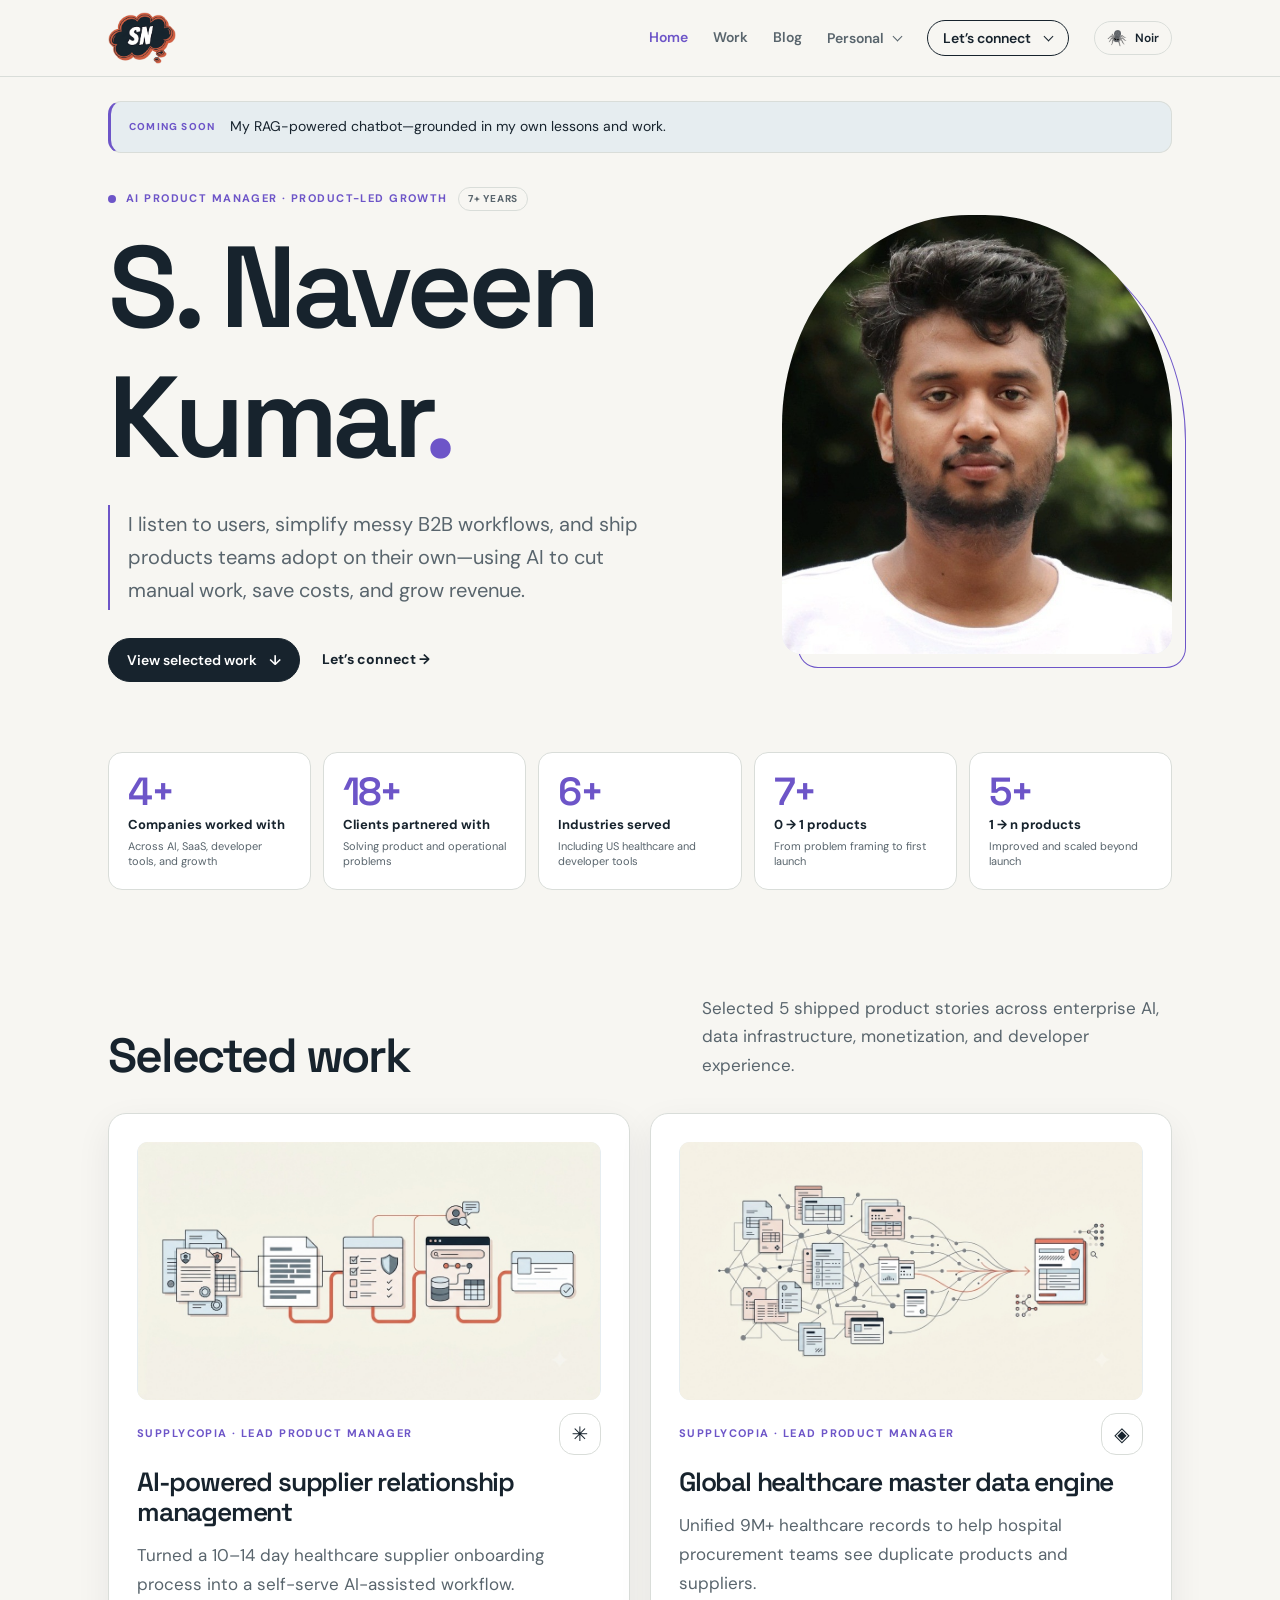
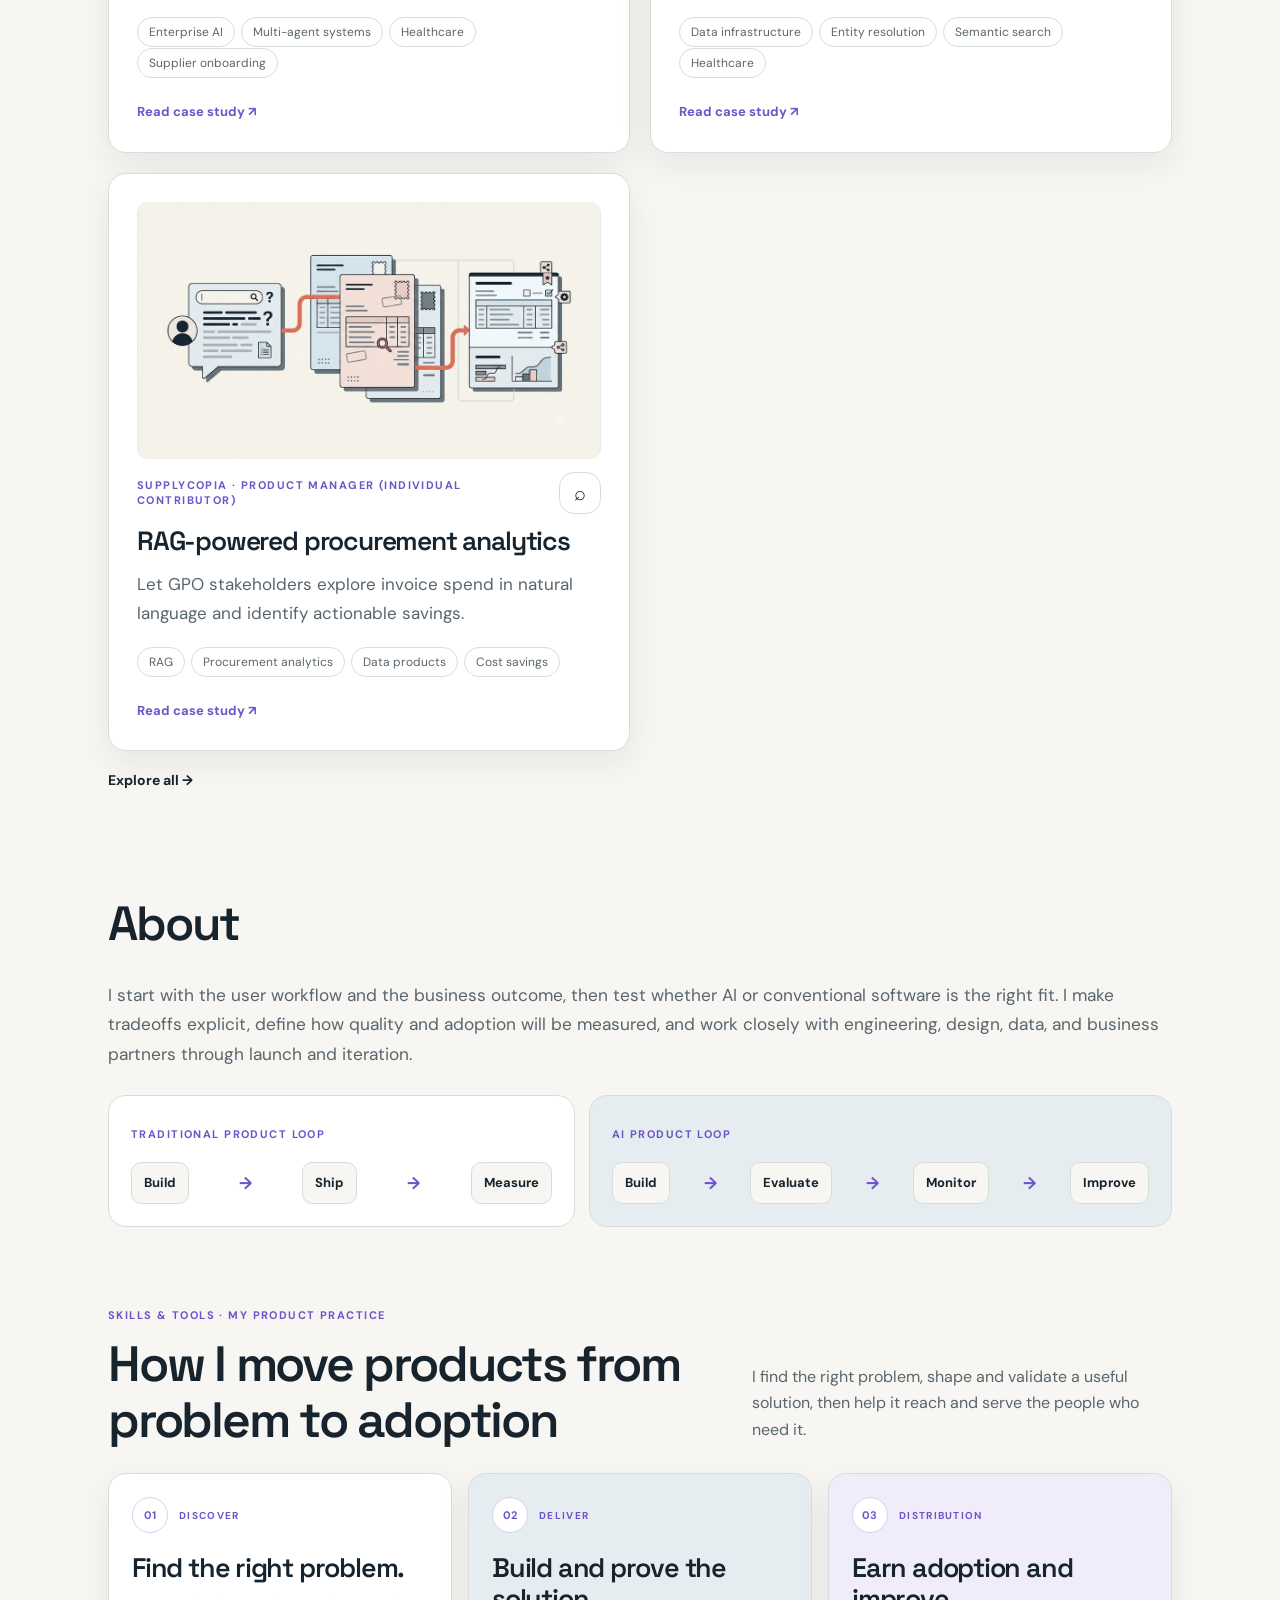
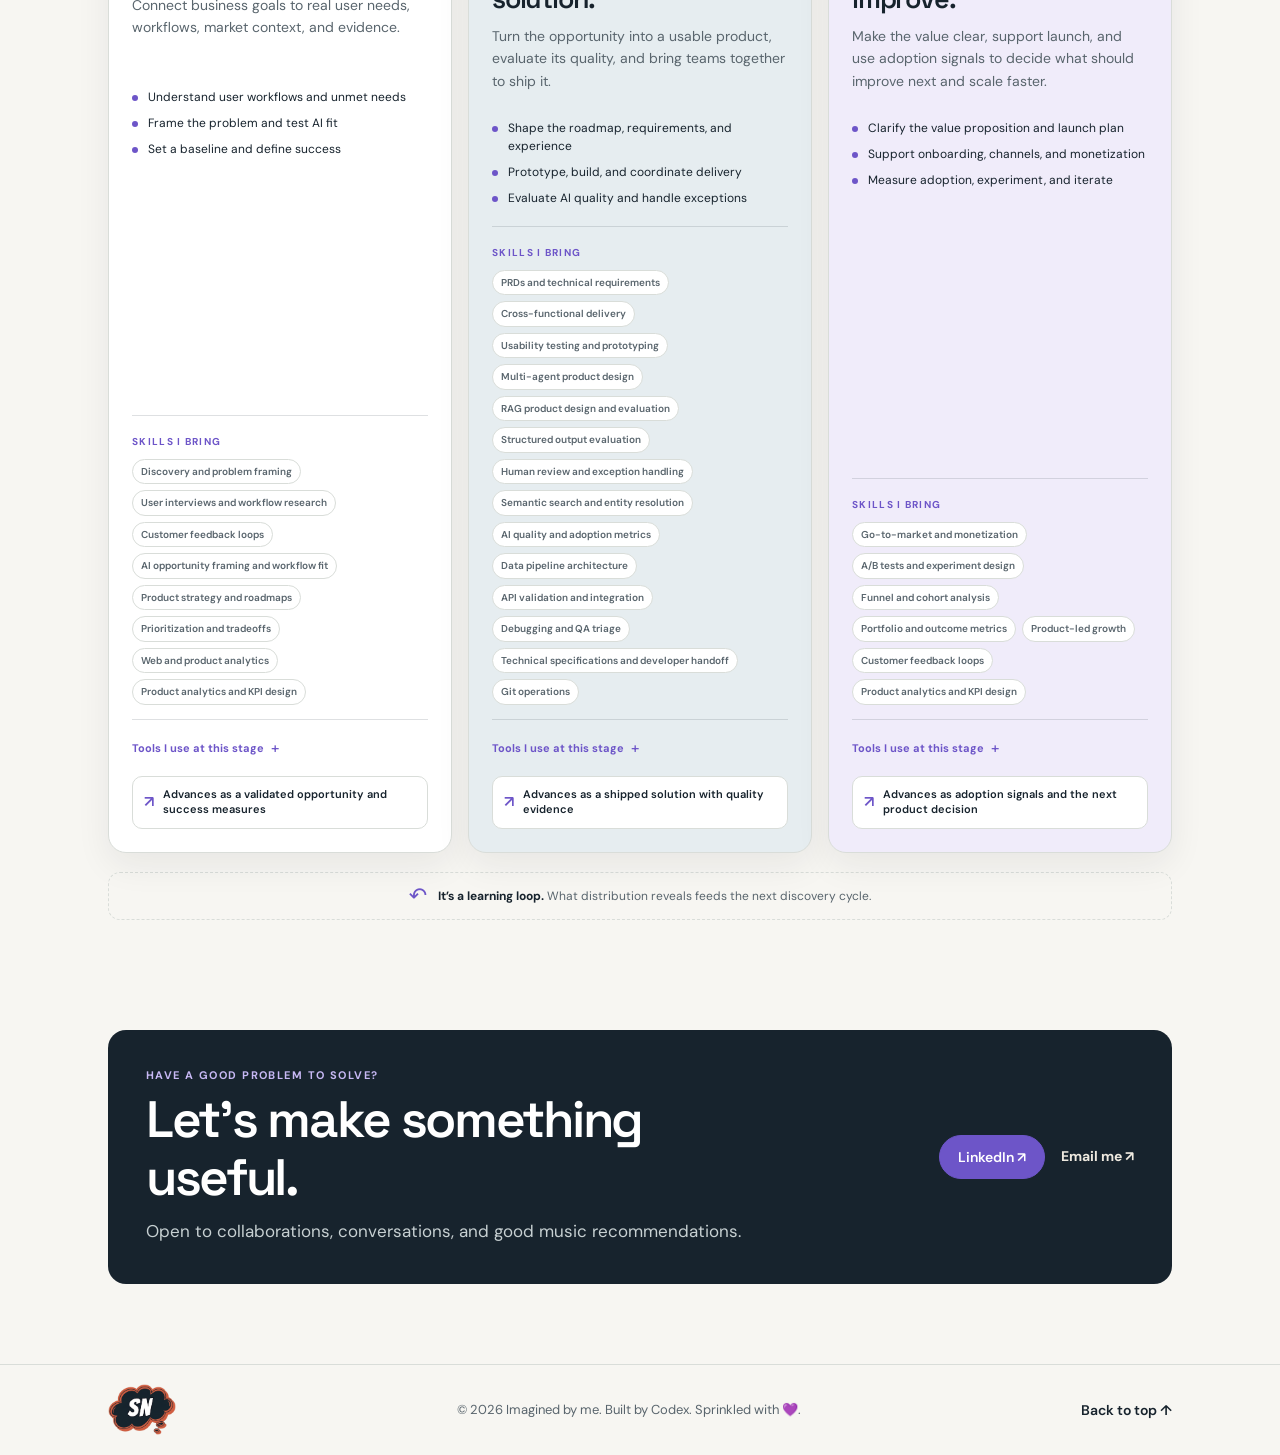
<file: index.html>
<!doctype html><html lang="en"><head><meta charset="utf-8"><meta name="viewport" content="width=device-width,initial-scale=1"><link rel="icon" href="assets/favicon.ico" sizes="any"><link rel="icon" type="image/png" sizes="512x512" href="assets/favicon.png"><link rel="apple-touch-icon" href="assets/favicon.png">
<title>Naveen - Home</title><meta name="description" content="AI Product Manager with 7+ years turning complex enterprise workflows into useful AI products across healthcare supply chains, developer platforms, and growth.">
<meta property="og:title" content="S. Naveen Kumar | Strategic AI Product Manager"><meta property="og:type" content="website">
<link rel="preconnect" href="https://fonts.googleapis.com"><link rel="preconnect" href="https://fonts.gstatic.com" crossorigin>
<link href="https://fonts.googleapis.com/css2?family=Bangers&family=DM+Sans:wght@400;500;600;700&family=Space+Grotesk:wght@400;500;600;700&display=swap" rel="stylesheet"><link rel="stylesheet" href="styles.css"></head>
<body data-page="home" id="top"><div id="app"></div><script src="data.js"></script><script src="app.js"></script></body></html>
</file>
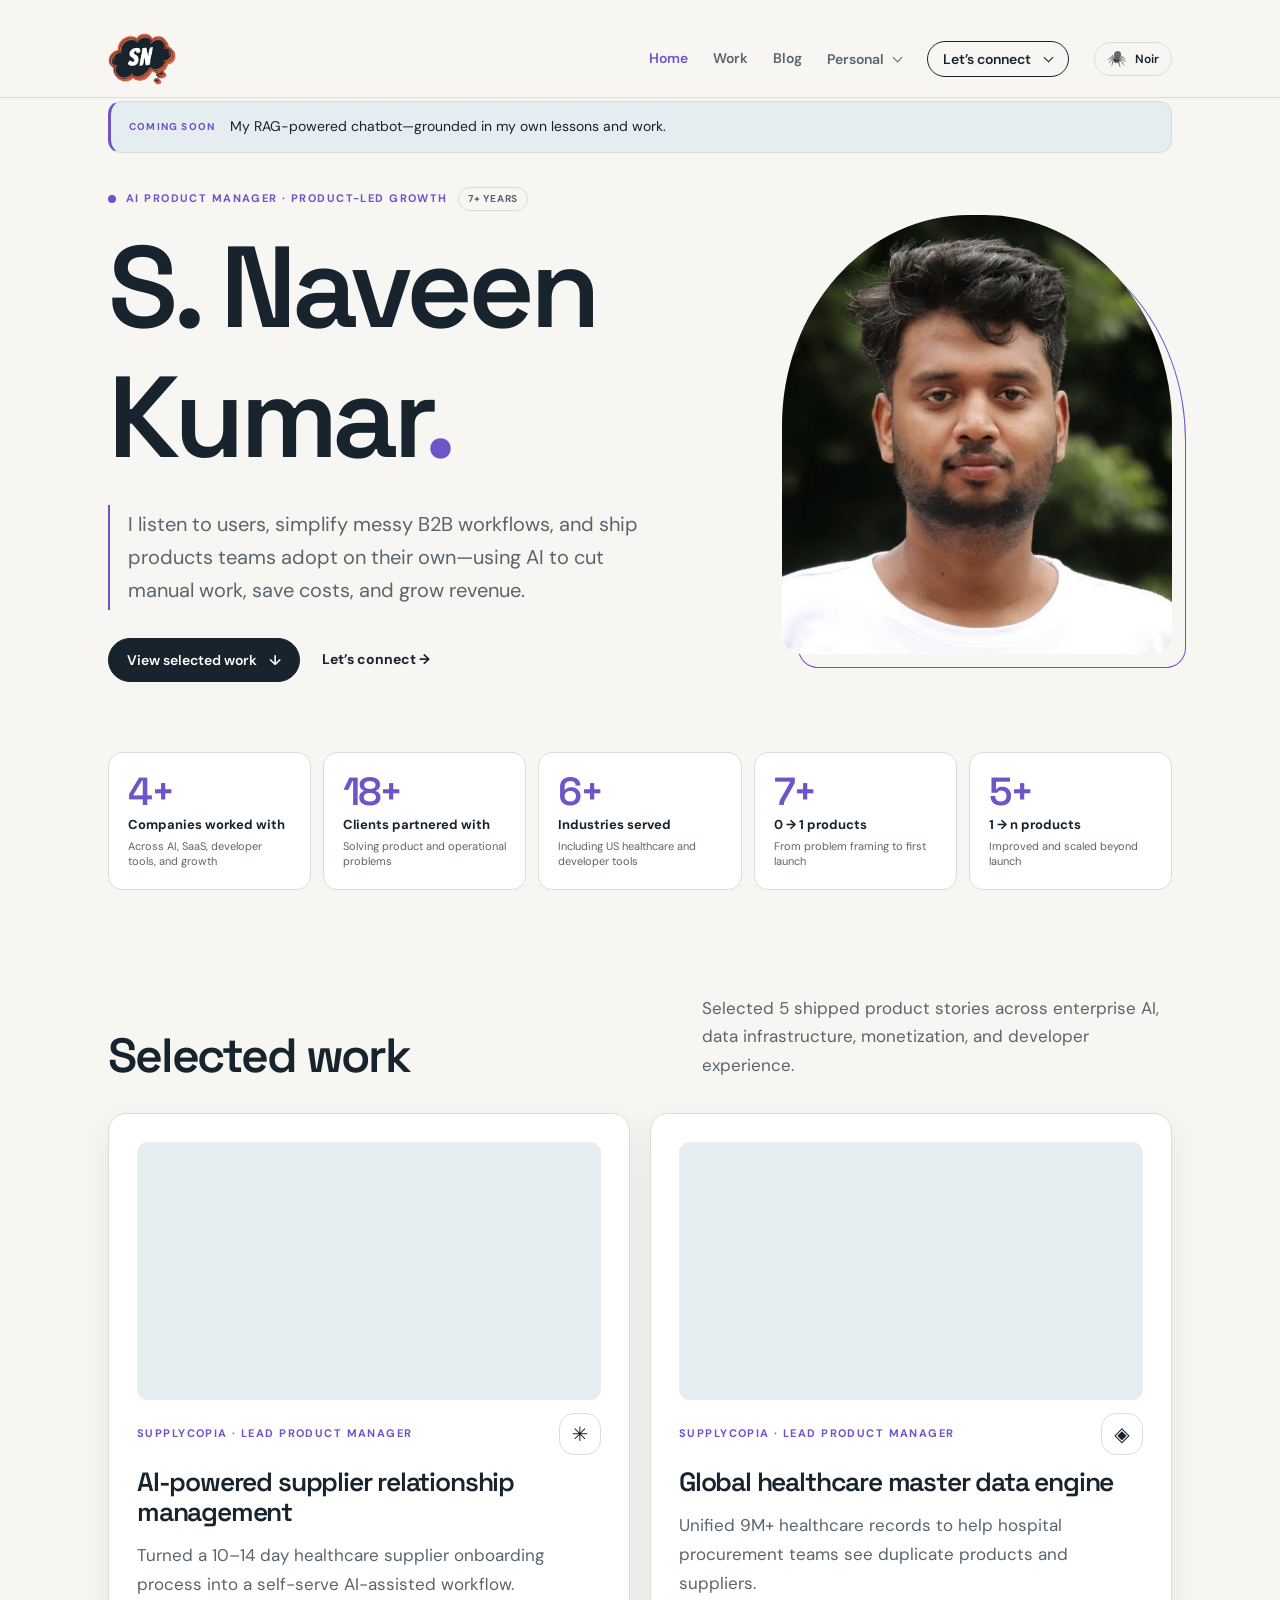
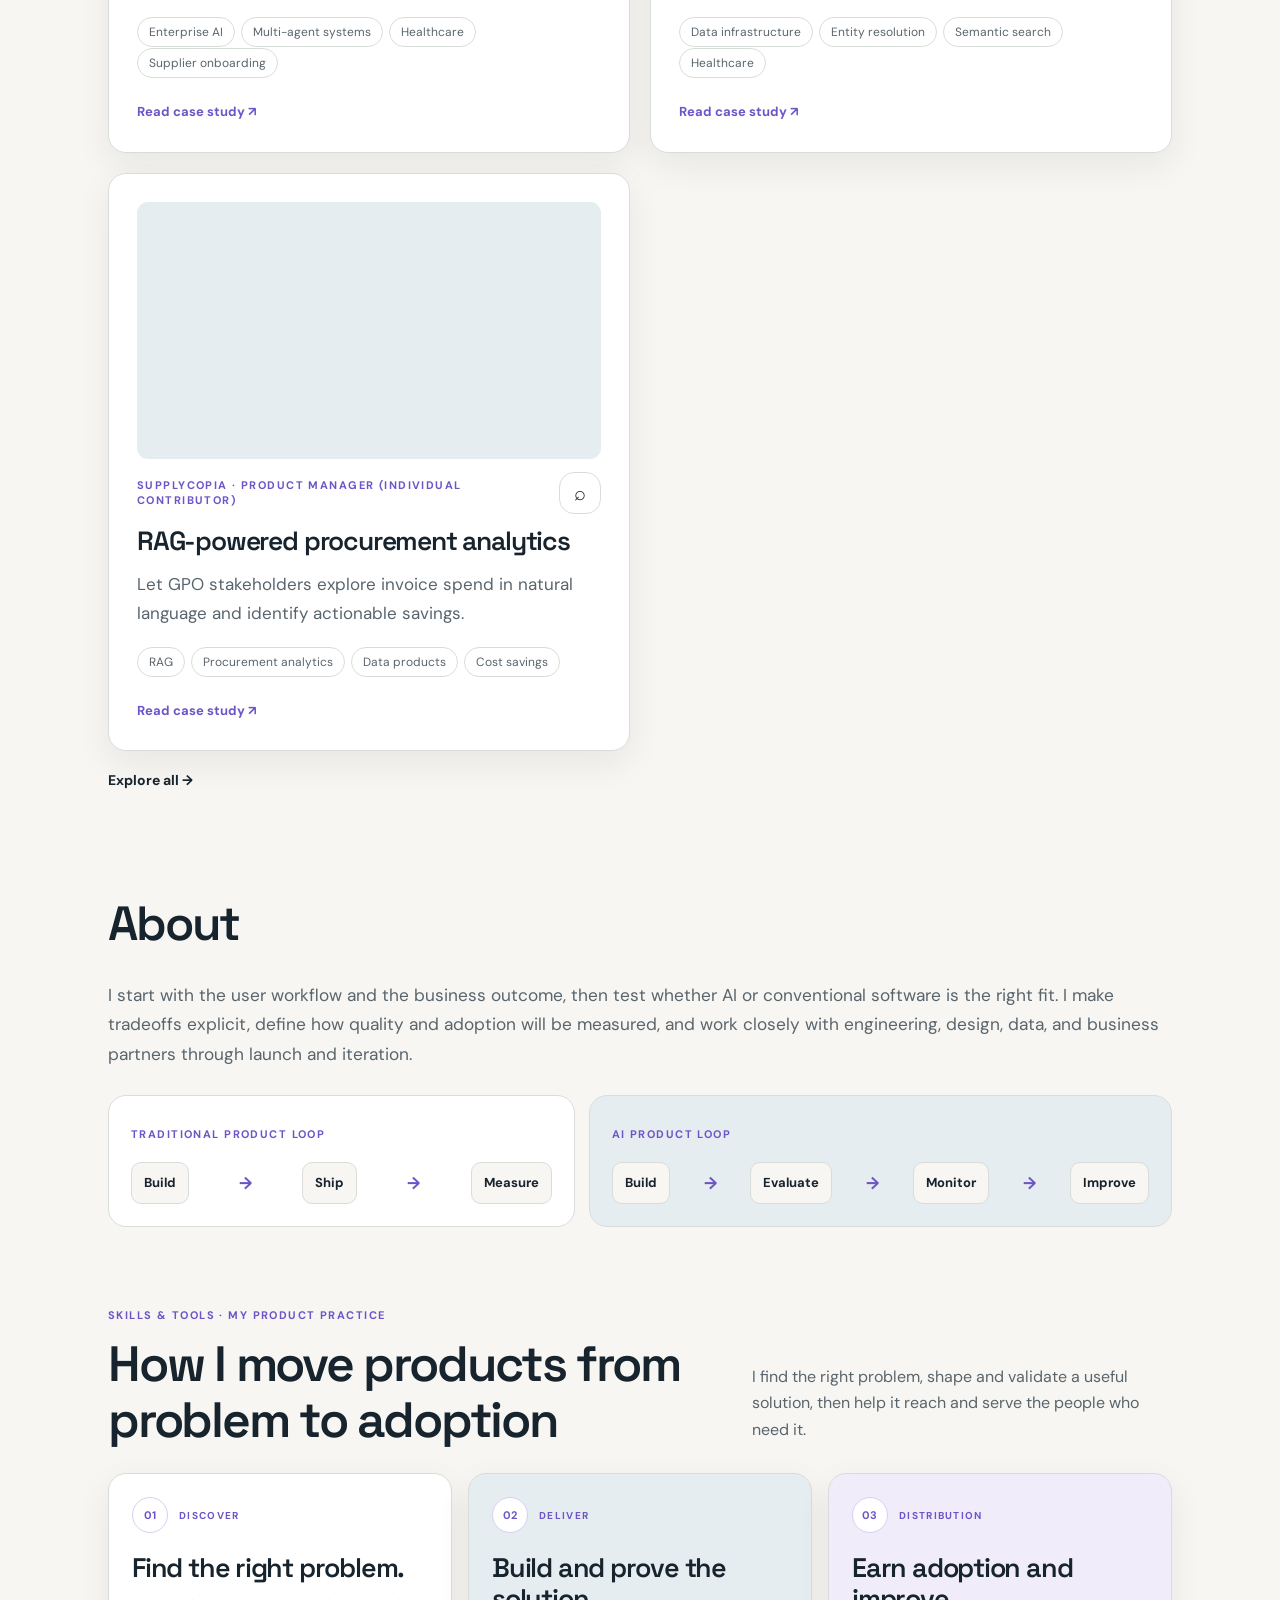
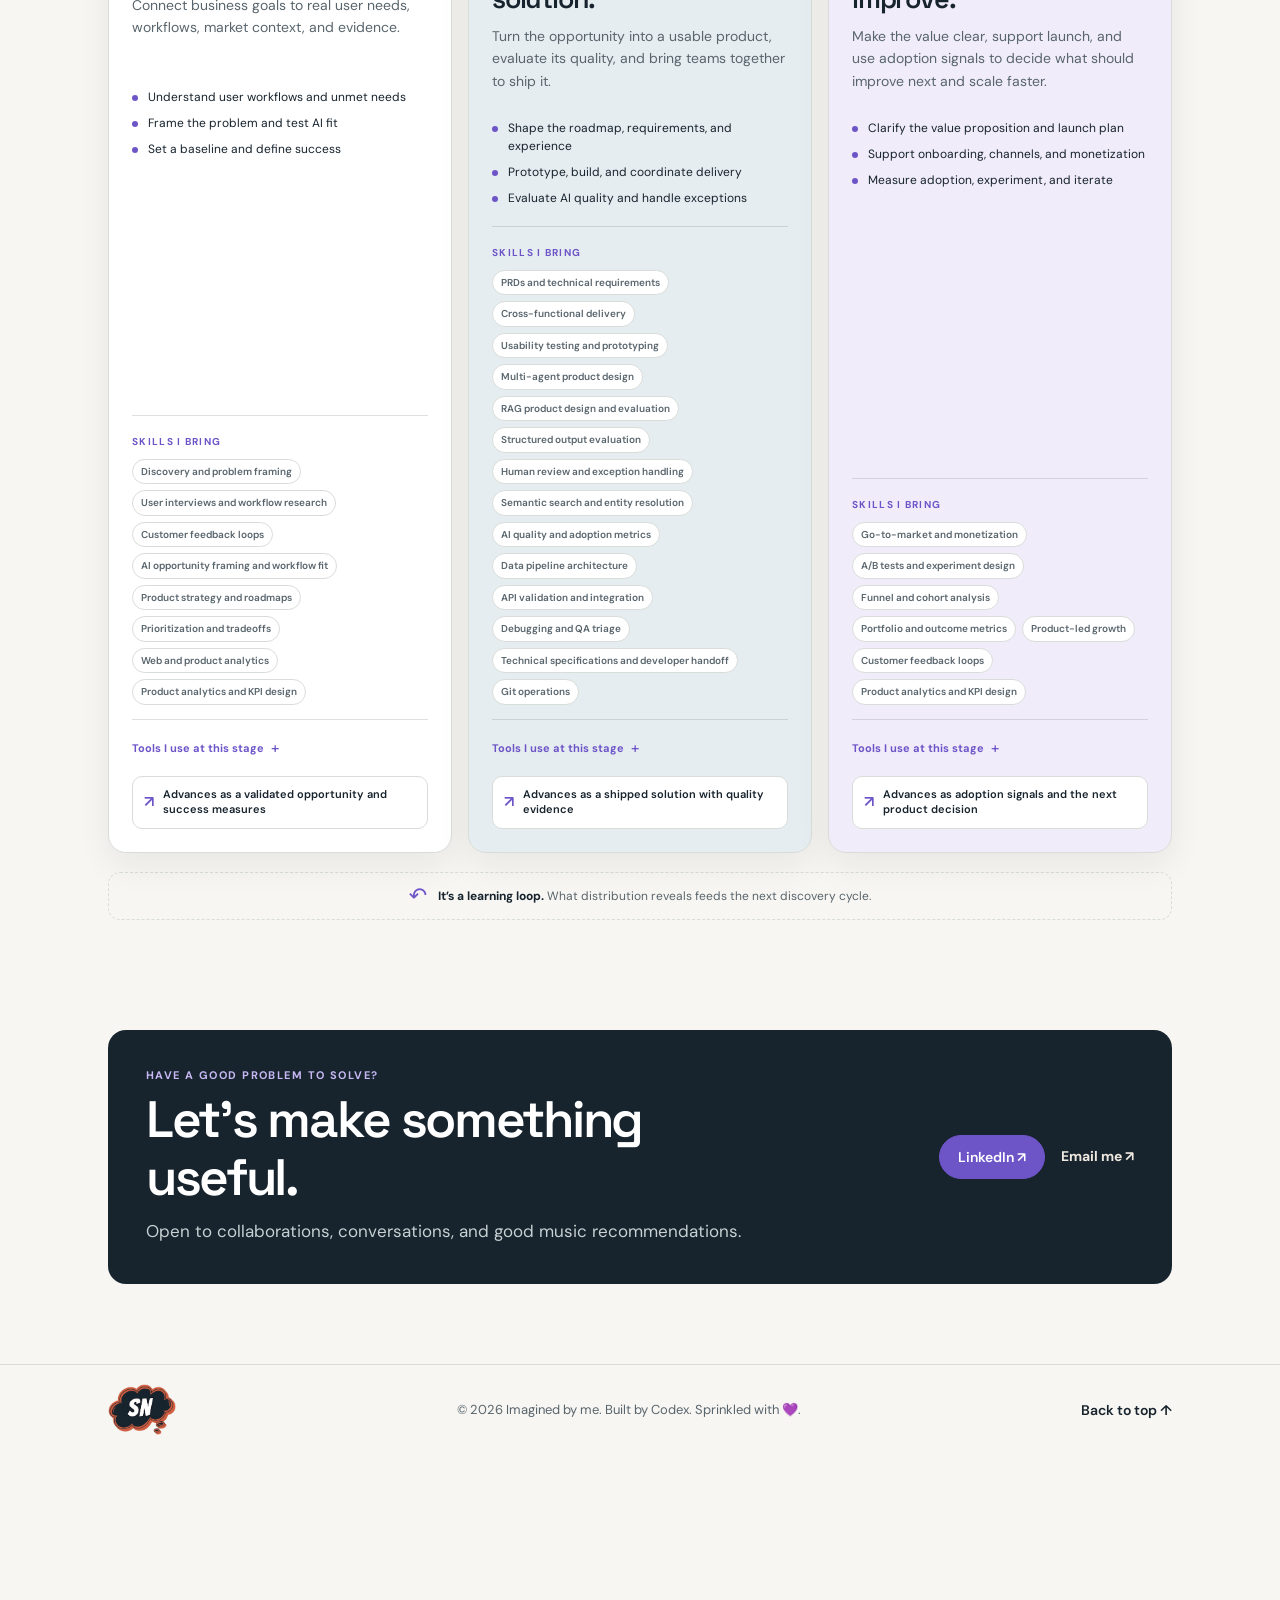
<file: about.html>
<!doctype html><html lang="en"><head><meta charset="utf-8"><meta http-equiv="refresh" content="0; url=index.html#about"><meta name="viewport" content="width=device-width,initial-scale=1"><link rel="icon" href="assets/favicon.ico" sizes="any"><link rel="icon" type="image/png" sizes="512x512" href="assets/favicon.png"><link rel="apple-touch-icon" href="assets/favicon.png"><title>Naveen - About</title><link rel="canonical" href="index.html#about"></head><body><p><a href="index.html#about">Continue to the About section on the home page</a></p></body></html>
</file>
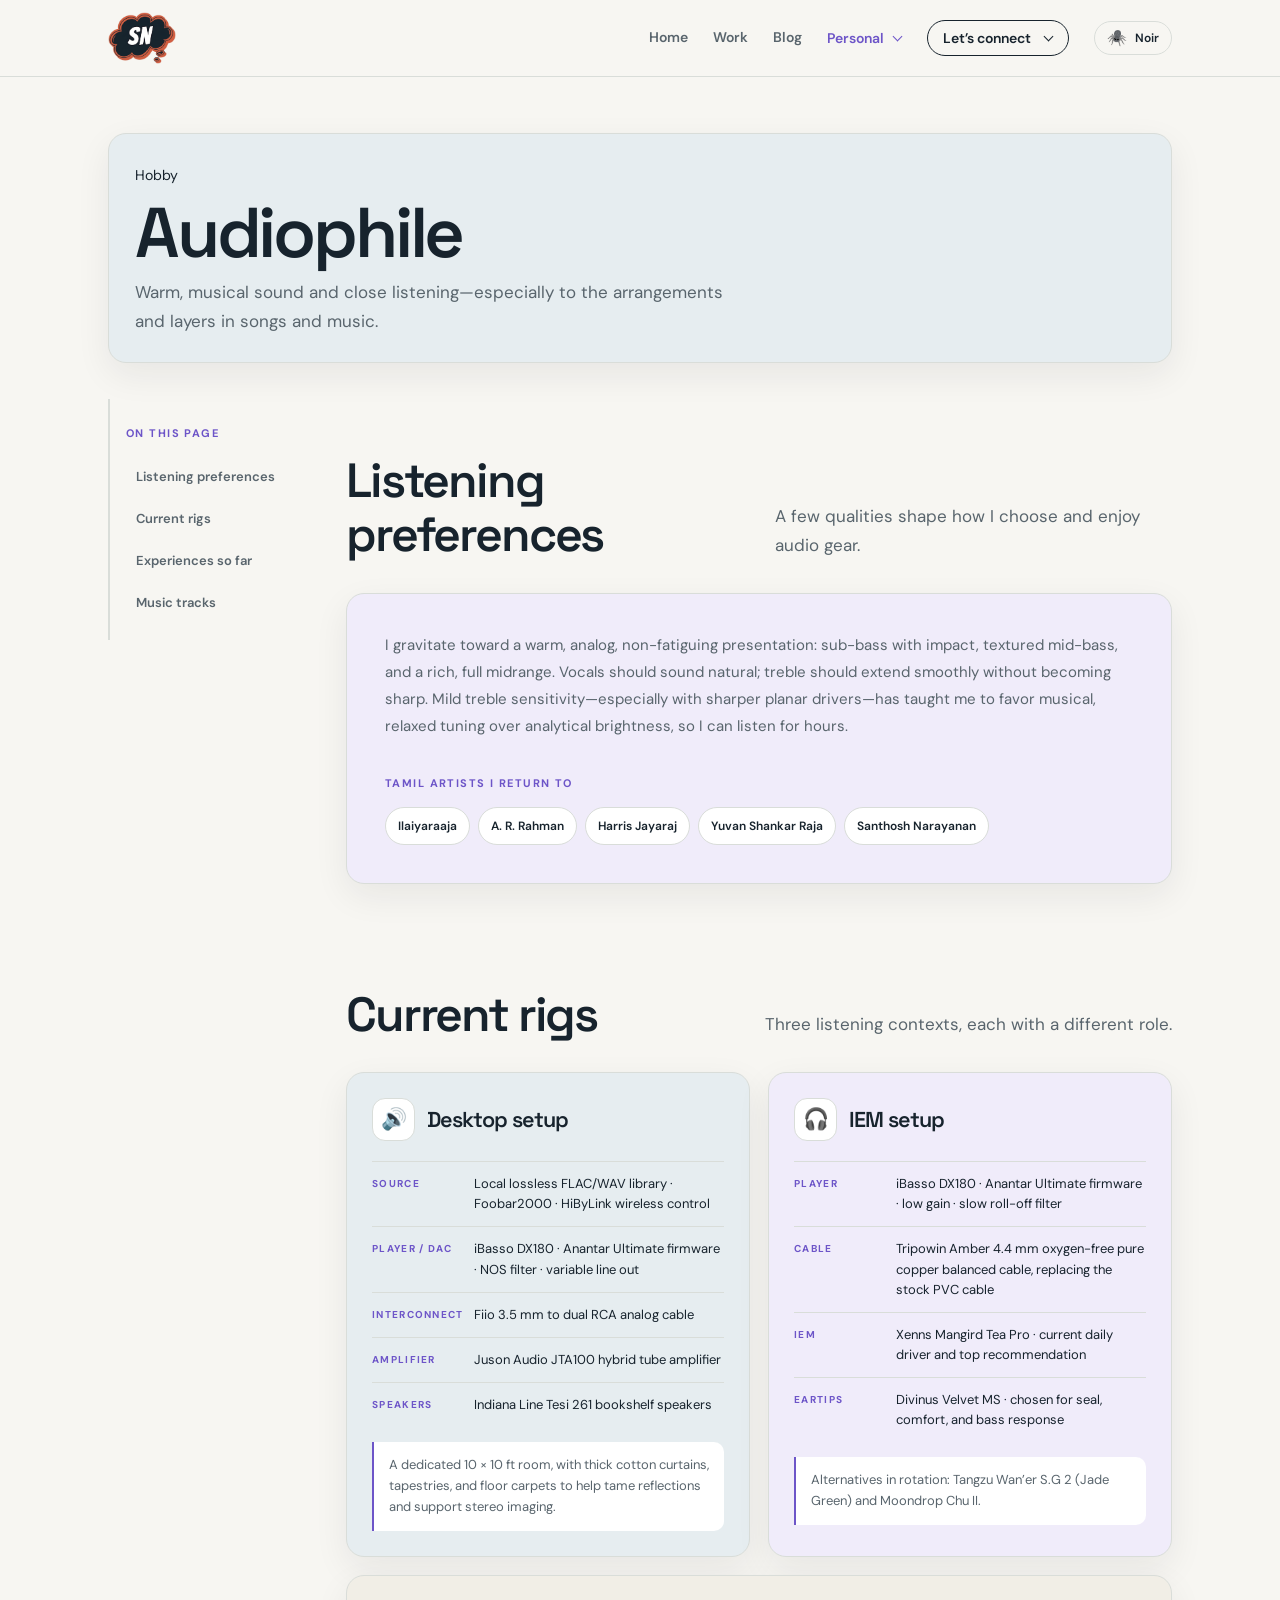
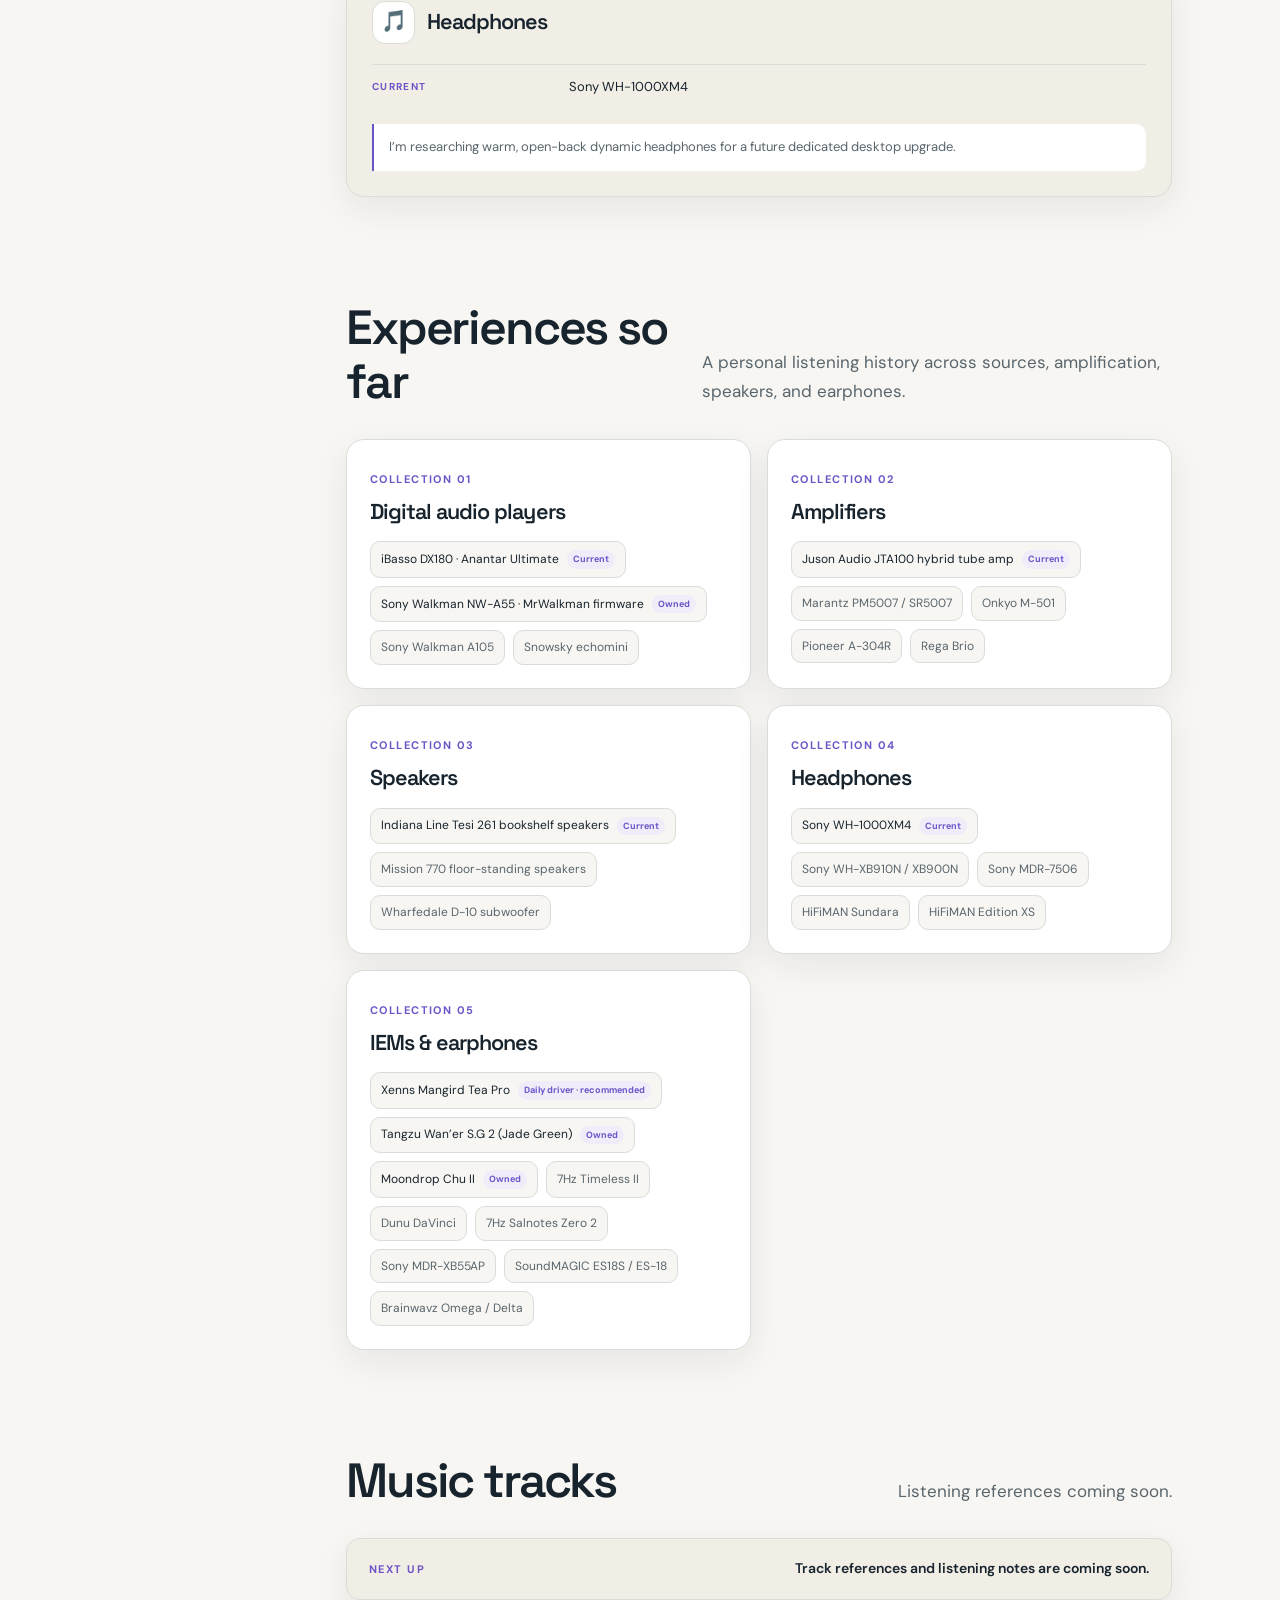
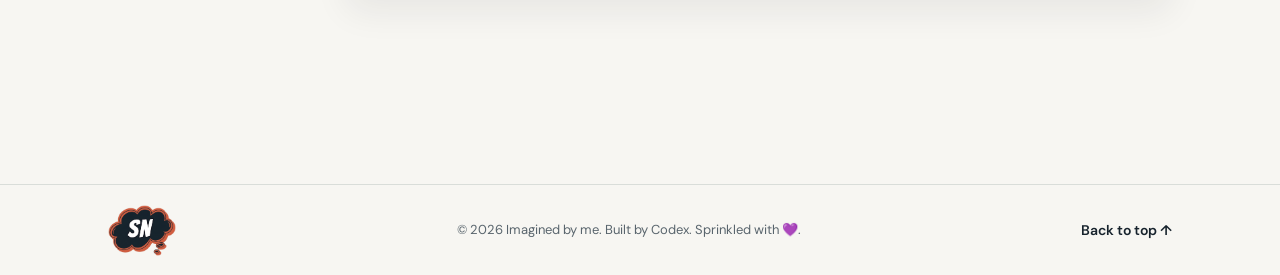
<file: audiophile.html>
<!doctype html><html lang="en"><head><meta charset="utf-8"><meta name="viewport" content="width=device-width,initial-scale=1"><link rel="icon" href="assets/favicon.ico" sizes="any"><link rel="icon" type="image/png" sizes="512x512" href="assets/favicon.png"><link rel="apple-touch-icon" href="assets/favicon.png">
<title>Naveen - Audiophile</title><meta name="description" content="A look at S. Naveen Kumar's personal listening setup.">
<meta property="og:title" content="Audiophile | S. Naveen Kumar"><meta property="og:type" content="website">
<link rel="preconnect" href="https://fonts.googleapis.com"><link rel="preconnect" href="https://fonts.gstatic.com" crossorigin>
<link href="https://fonts.googleapis.com/css2?family=Bangers&family=DM+Sans:wght@400;500;600;700&family=Space+Grotesk:wght@400;500;600;700&display=swap" rel="stylesheet"><link rel="stylesheet" href="styles.css"></head>
<body data-page="audiophile" id="top"><div id="app"></div><script src="data.js"></script><script src="app.js"></script></body></html>
</file>
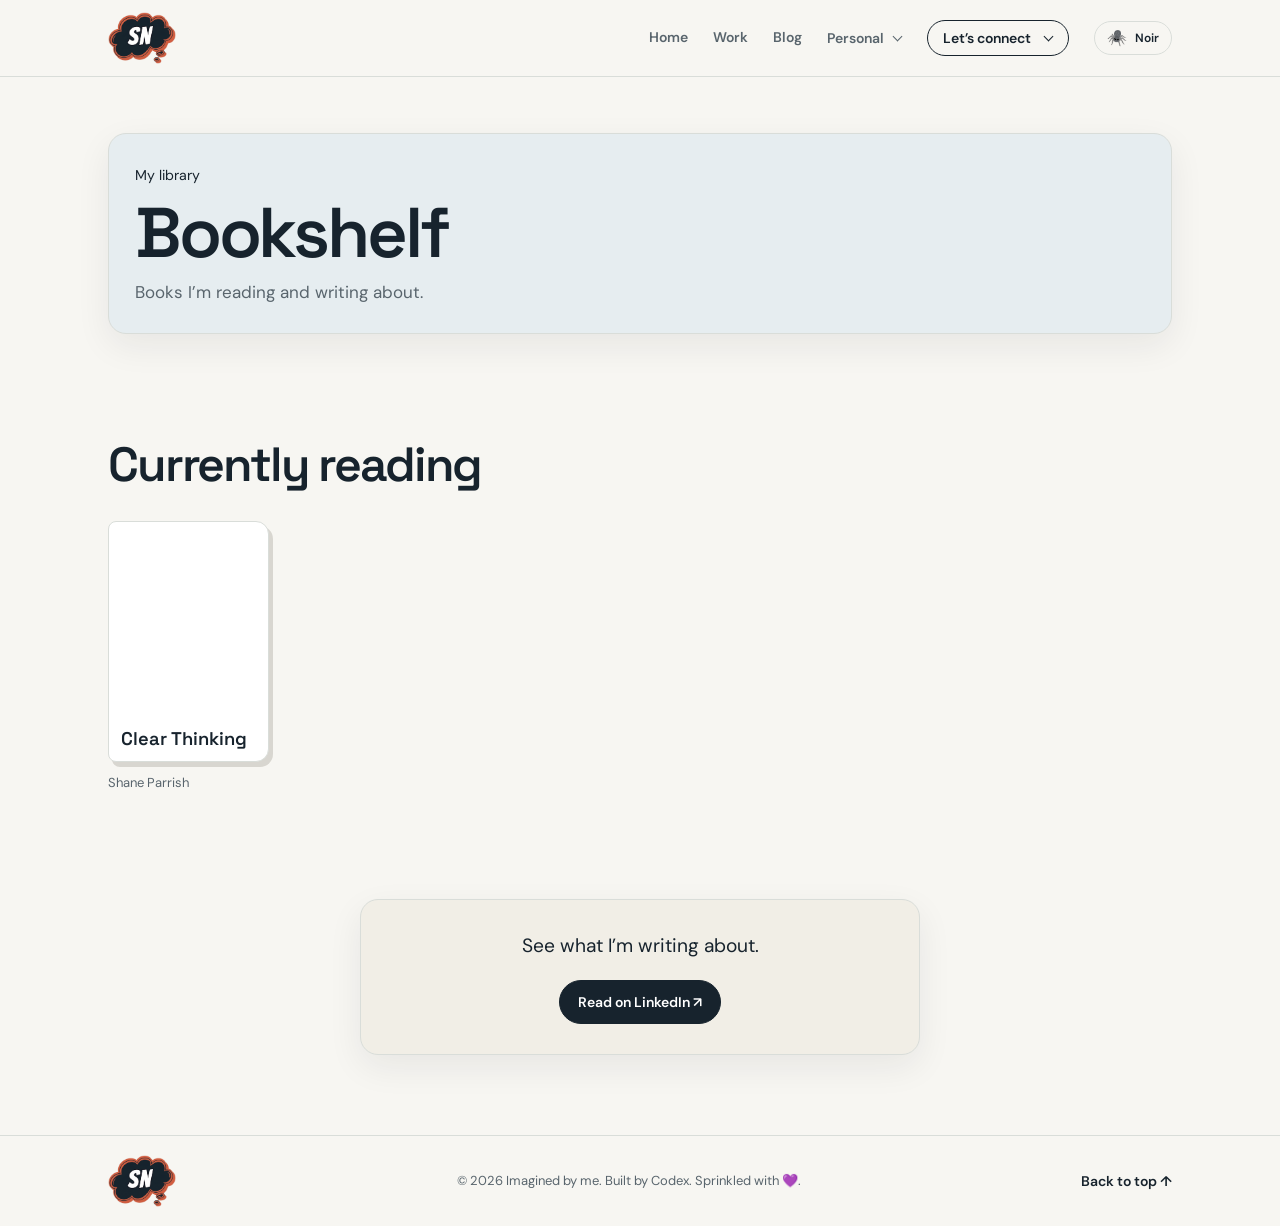
<file: bookshelf.html>
<!doctype html><html lang="en"><head><meta charset="utf-8"><meta name="viewport" content="width=device-width,initial-scale=1"><link rel="icon" href="assets/favicon.ico" sizes="any"><link rel="icon" type="image/png" sizes="512x512" href="assets/favicon.png"><link rel="apple-touch-icon" href="assets/favicon.png">
<title>Naveen - Bookshelf</title><meta name="description" content="Books S. Naveen Kumar is reading and recommends.">
<meta property="og:title" content="Bookshelf | S. Naveen Kumar"><meta property="og:type" content="website">
<link rel="preconnect" href="https://fonts.googleapis.com"><link rel="preconnect" href="https://fonts.gstatic.com" crossorigin>
<link href="https://fonts.googleapis.com/css2?family=Bangers&family=DM+Sans:wght@400;500;600;700&family=Space+Grotesk:wght@400;500;600;700&display=swap" rel="stylesheet"><link rel="stylesheet" href="styles.css"></head>
<body data-page="bookshelf" id="top"><div id="app"></div><script src="data.js"></script><script src="app.js"></script></body></html>
</file>
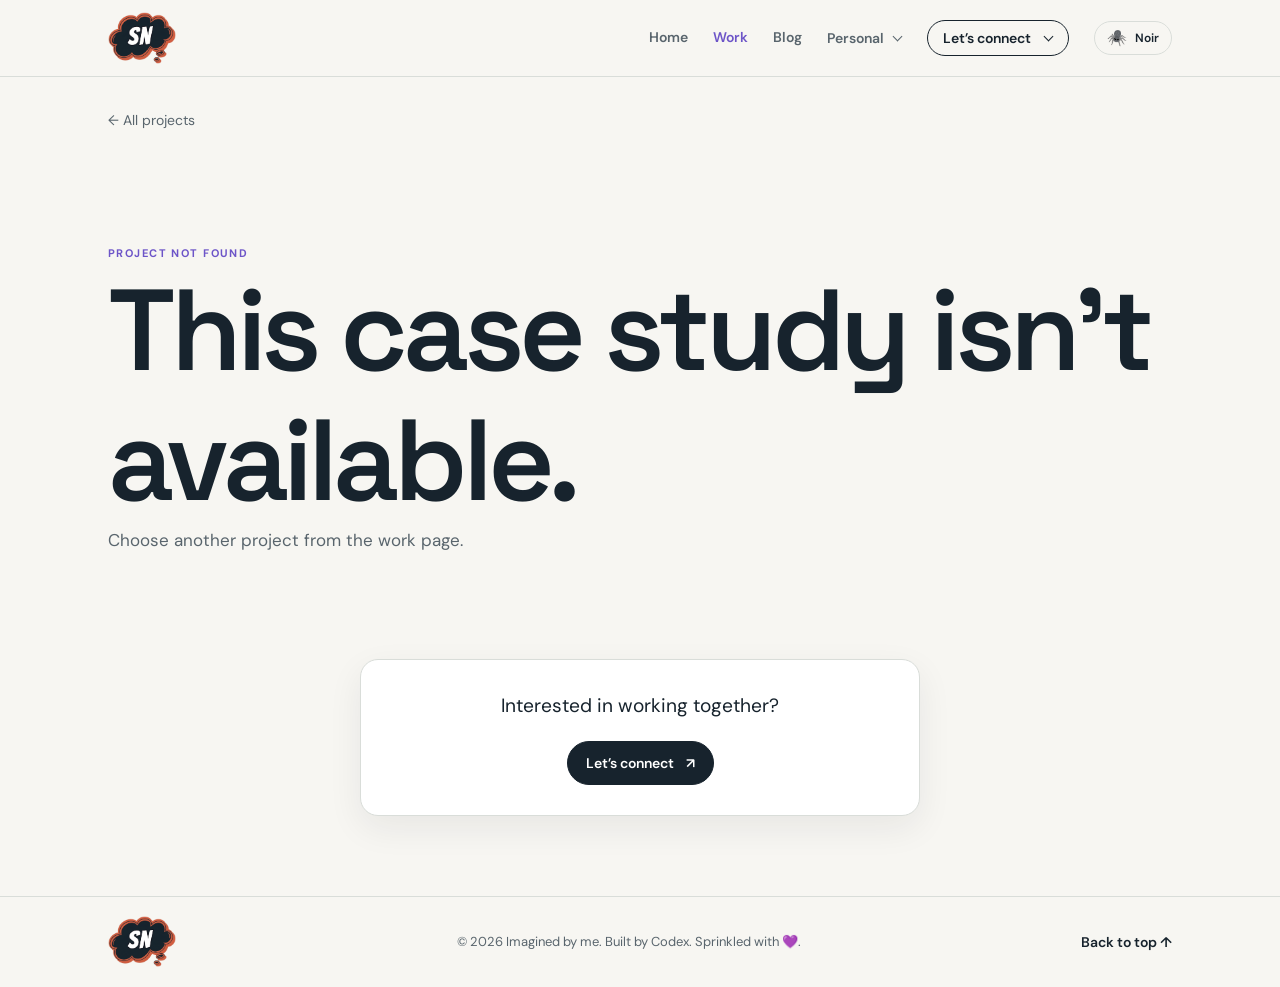
<file: project.html>
<!doctype html><html lang="en"><head><meta charset="utf-8"><meta name="viewport" content="width=device-width,initial-scale=1"><link rel="icon" href="assets/favicon.ico" sizes="any"><link rel="icon" type="image/png" sizes="512x512" href="assets/favicon.png"><link rel="apple-touch-icon" href="assets/favicon.png">
<title>Naveen - Case study</title><meta name="description" content="Product case study from S. Naveen Kumar's portfolio.">
<meta property="og:title" content="Case study | S. Naveen Kumar"><meta property="og:type" content="website">
<link rel="preconnect" href="https://fonts.googleapis.com"><link rel="preconnect" href="https://fonts.gstatic.com" crossorigin>
<link href="https://fonts.googleapis.com/css2?family=Bangers&family=DM+Sans:wght@400;500;600;700&family=Space+Grotesk:wght@400;500;600;700&display=swap" rel="stylesheet"><link rel="stylesheet" href="styles.css"></head>
<body data-page="project" id="top"><div id="app"></div><script src="data.js"></script><script src="app.js"></script></body></html>
</file>
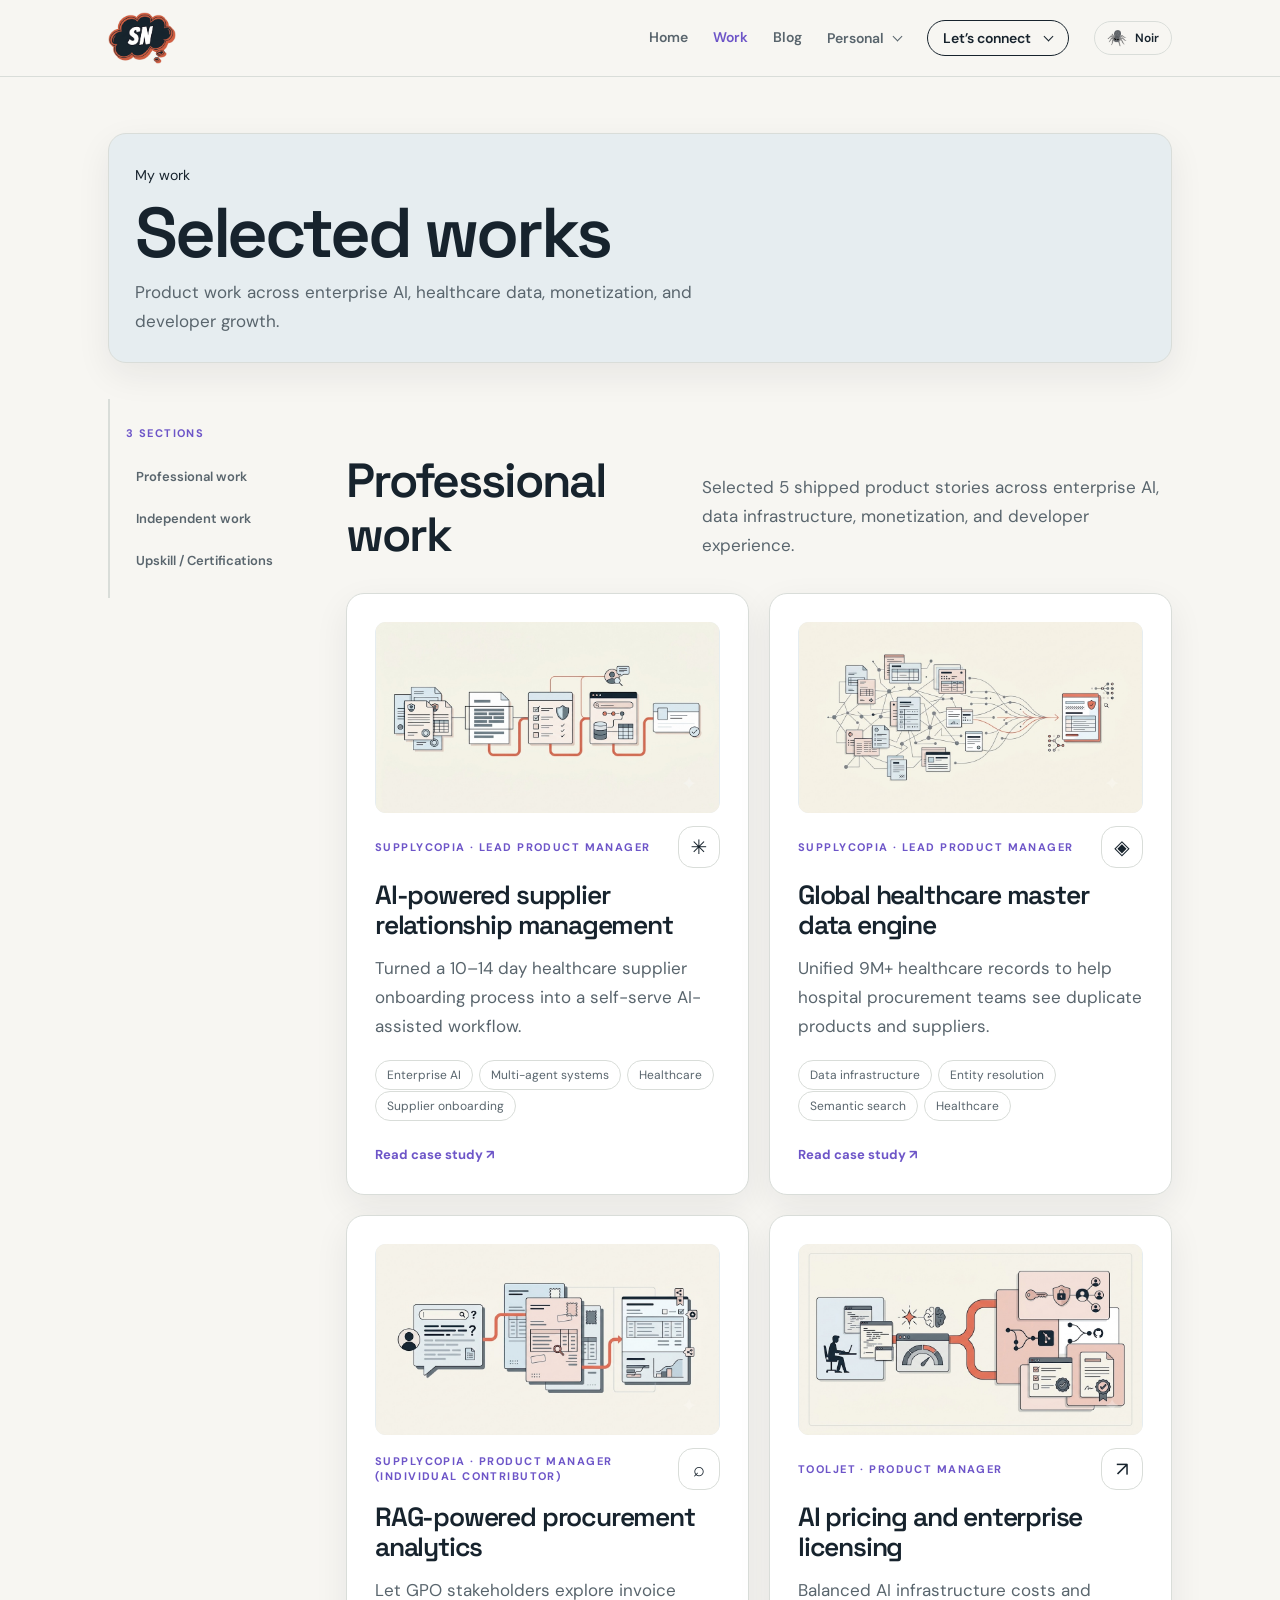
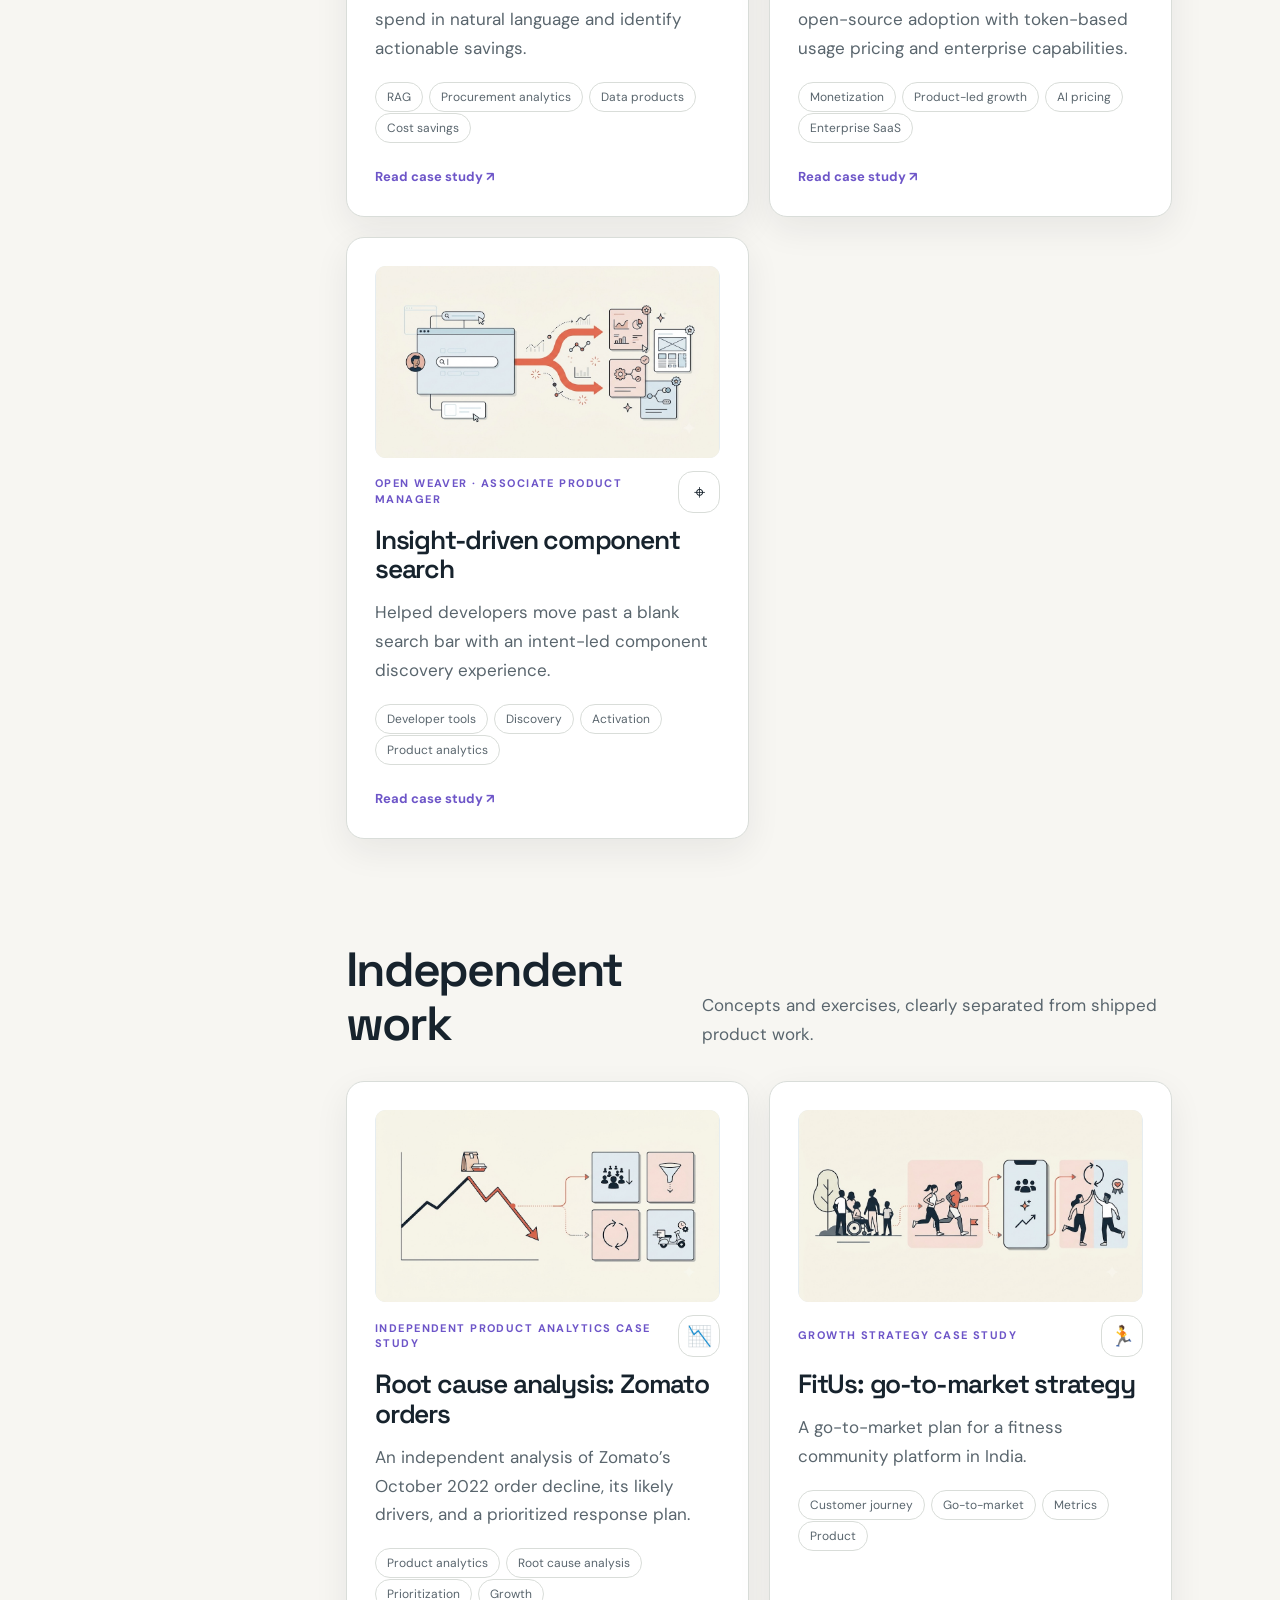
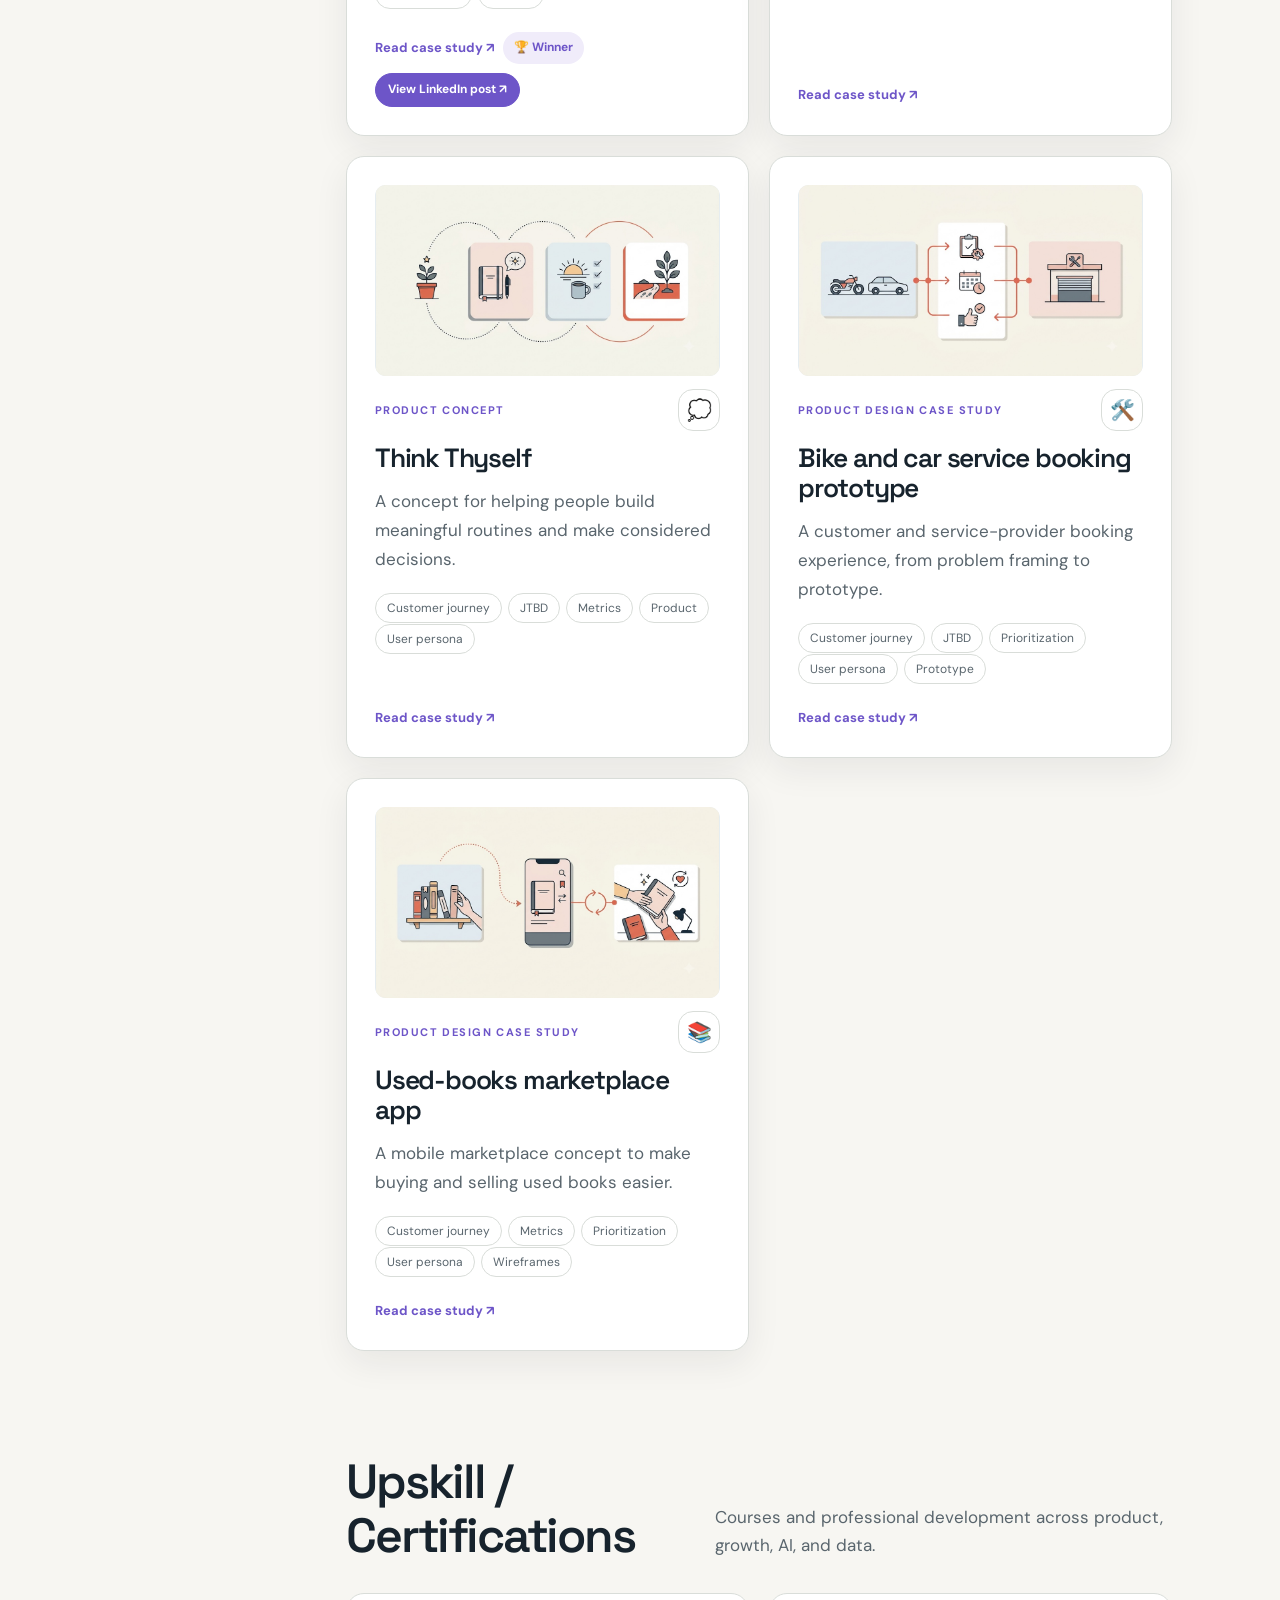
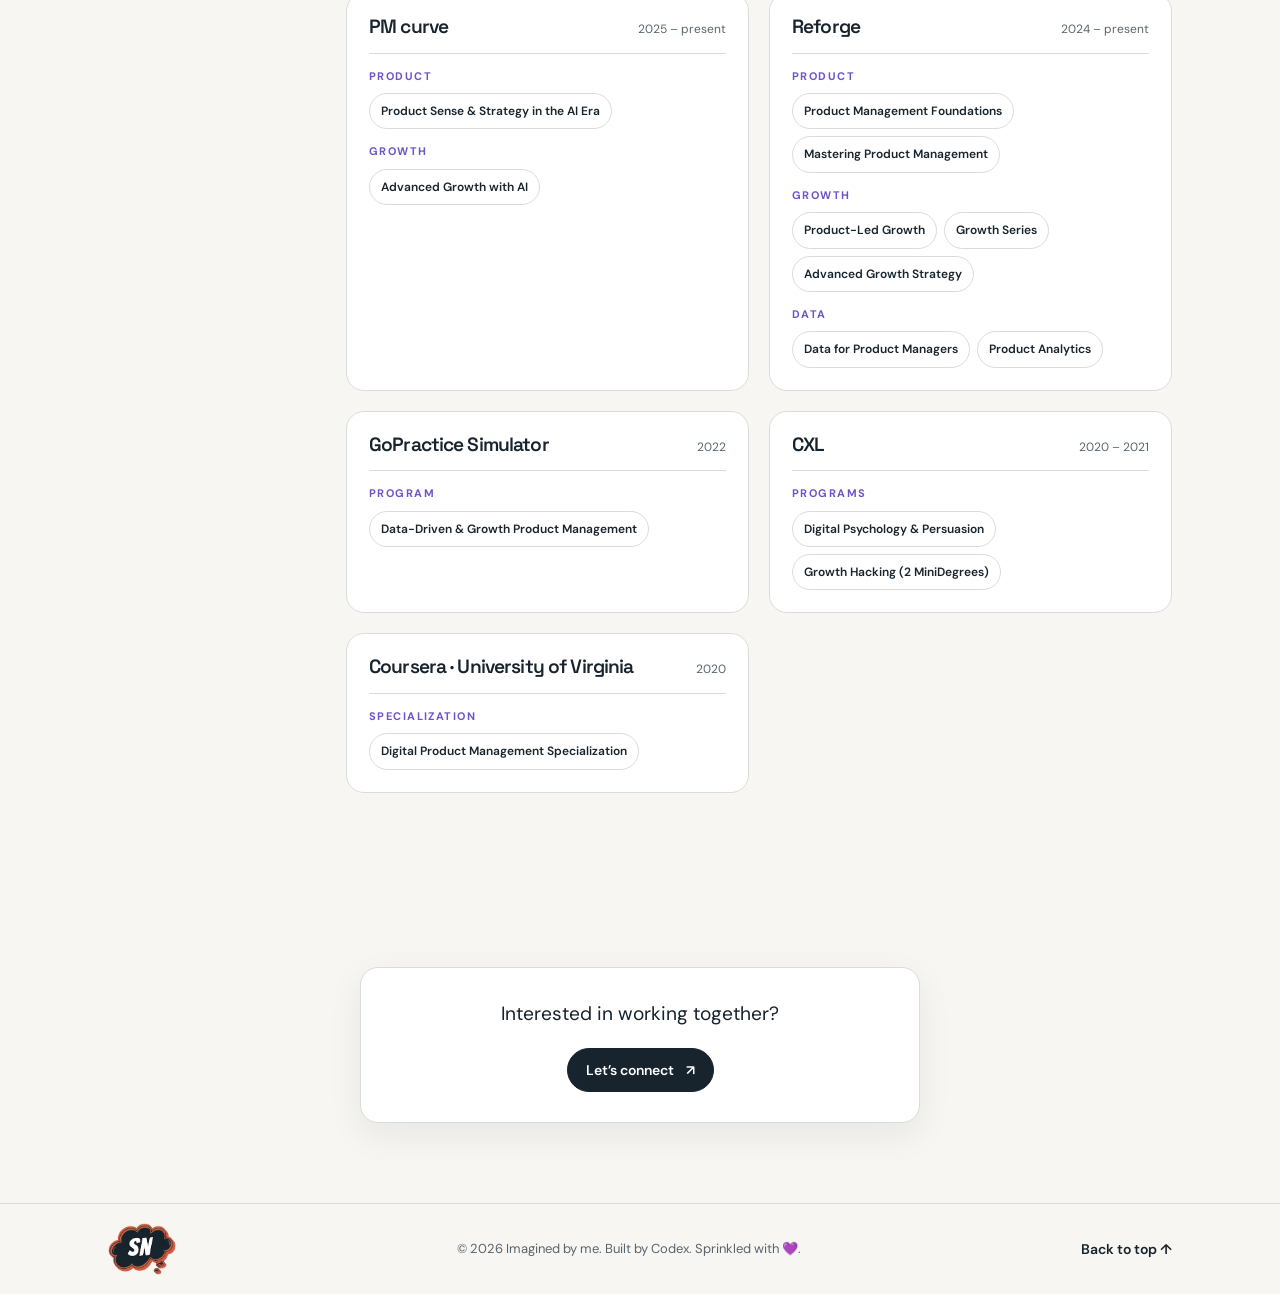
<file: projects.html>
<!doctype html><html lang="en"><head><meta charset="utf-8"><meta name="viewport" content="width=device-width,initial-scale=1"><link rel="icon" href="assets/favicon.ico" sizes="any"><link rel="icon" type="image/png" sizes="512x512" href="assets/favicon.png"><link rel="apple-touch-icon" href="assets/favicon.png">
<title>Naveen - Work</title><meta name="description" content="Product, growth, analytics, and design case studies by S. Naveen Kumar.">
<meta property="og:title" content="Selected works | S. Naveen Kumar"><meta property="og:type" content="website">
<link rel="preconnect" href="https://fonts.googleapis.com"><link rel="preconnect" href="https://fonts.gstatic.com" crossorigin>
<link href="https://fonts.googleapis.com/css2?family=Bangers&family=DM+Sans:wght@400;500;600;700&family=Space+Grotesk:wght@400;500;600;700&display=swap" rel="stylesheet"><link rel="stylesheet" href="styles.css"></head>
<body data-page="projects" id="top"><div id="app"></div><script src="data.js"></script><script src="app.js"></script></body></html>
</file>
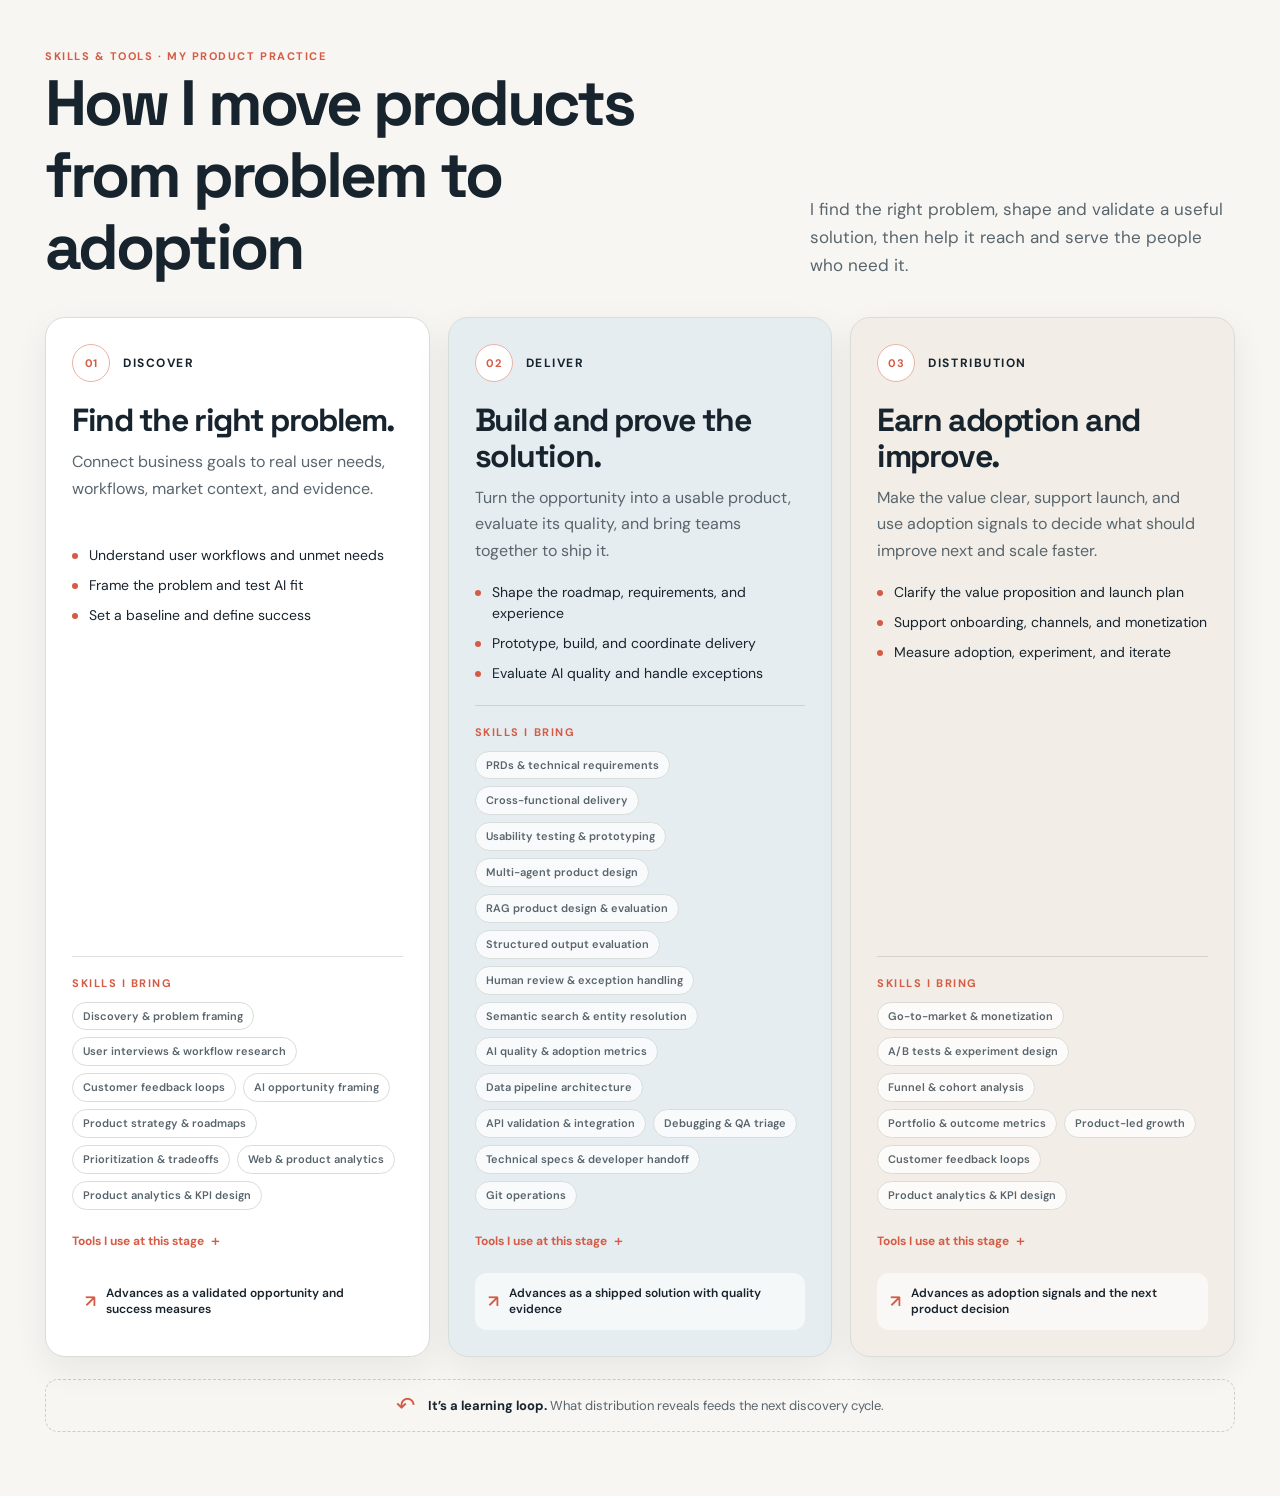
<file: skills-tools-story-proposal.html>
<!doctype html>
<html lang="en">
<head>
  <meta charset="utf-8">
  <meta name="viewport" content="width=device-width, initial-scale=1">
  <meta name="theme-color" content="#f7f6f2">
  <title>Skills &amp; Tools — Story Proposal</title>
  <link rel="preconnect" href="https://fonts.googleapis.com">
  <link rel="preconnect" href="https://fonts.gstatic.com" crossorigin>
  <link href="https://fonts.googleapis.com/css2?family=DM+Sans:wght@400;500;600;700&family=Space+Grotesk:wght@400;500;600;700&display=swap" rel="stylesheet">
  <style>
    :root {
      color-scheme: light;
      --ink: #17232d;
      --muted: #59656d;
      --paper: #f7f6f2;
      --white: #fff;
      --line: #d9ddd9;
      --accent: #d55b45;
      --accent-soft: #f3e2dc;
      --blue: #e6edf0;
      --shadow: 0 12px 35px rgba(23, 35, 45, .07);
    }
    * { box-sizing: border-box; }
    body {
      margin: 0;
      padding: 42px 28px 64px;
      background: var(--paper);
      color: var(--ink);
      font: 400 16px/1.65 "DM Sans", system-ui, sans-serif;
    }
    .preview { max-width: 1190px; margin: 0 auto; }
    .section-top {
      display: flex;
      justify-content: space-between;
      align-items: end;
      gap: 32px;
      margin-bottom: 34px;
    }
    .eyebrow, .stage-index, .label {
      color: var(--accent);
      font-size: 11px;
      font-weight: 700;
      letter-spacing: .14em;
      line-height: 1.4;
      text-transform: uppercase;
    }
    h1, h2, h3, p { margin-top: 0; }
    h1, h2, h3 {
      font-family: "Space Grotesk", "DM Sans", system-ui, sans-serif;
      letter-spacing: -.045em;
      line-height: 1.12;
    }
    h1 { max-width: 620px; margin-bottom: 0; font-size: clamp(2.2rem, 5.5vw, 4rem); }
    .section-intro { max-width: 425px; margin: 0 0 4px; color: var(--muted); font-size: 17px; }
    .journey {
      display: grid;
      grid-template-columns: repeat(3, minmax(0, 1fr));
      gap: 18px;
      position: relative;
    }
    .stage {
      display: flex;
      flex-direction: column;
      min-width: 0;
      padding: 26px;
      border: 1px solid var(--line);
      border-radius: 20px;
      background: var(--white);
      box-shadow: var(--shadow);
    }
    .stage:nth-child(2) { background: var(--blue); }
    .stage:nth-child(3) { background: #f2eee7; }
    .stage-head { display: flex; align-items: center; gap: 13px; margin-bottom: 21px; }
    .stage-index {
      display: grid;
      width: 38px;
      height: 38px;
      flex: 0 0 38px;
      place-items: center;
      border: 1px solid #e9b3a7;
      border-radius: 50%;
      background: var(--white);
      letter-spacing: .04em;
    }
    .stage-name { margin: 0; font-size: 12px; font-weight: 700; letter-spacing: .13em; text-transform: uppercase; }
    .stage h2 { margin-bottom: 10px; font-size: clamp(1.55rem, 2.6vw, 2rem); }
    .stage-summary { min-height: 78px; margin-bottom: 18px; color: var(--muted); }
    .stage-work { display: grid; gap: 9px; margin: 0 0 21px; padding: 0; list-style: none; }
    .stage-work li { position: relative; padding-left: 17px; color: var(--ink); font-size: 14px; line-height: 1.5; }
    .stage-work li::before { position: absolute; top: .55em; left: 0; width: 6px; height: 6px; border-radius: 50%; background: var(--accent); content: ""; }
    .stage-skills { margin-top: auto; padding-top: 19px; border-top: 1px solid rgba(89, 101, 109, .2); }
    .label { display: block; margin-bottom: 10px; }
    .chips { display: flex; flex-wrap: wrap; gap: 7px; }
    .chip {
      display: inline-flex;
      align-items: center;
      padding: 6px 10px;
      border: 1px solid var(--line);
      border-radius: 999px;
      background: rgba(255, 255, 255, .76);
      color: var(--muted);
      font-size: 11px;
      font-weight: 600;
      line-height: 1.35;
    }
    .tools { margin-top: 17px; }
    .tools summary {
      display: inline-flex;
      align-items: center;
      gap: 7px;
      color: var(--accent);
      cursor: pointer;
      font-size: 12px;
      font-weight: 700;
      list-style: none;
    }
    .tools summary::-webkit-details-marker { display: none; }
    .tools summary::after { content: "+"; font-size: 16px; font-weight: 500; }
    .tools[open] summary::after { content: "−"; }
    .tools .chips { margin-top: 12px; }
    .outcome {
      display: flex;
      align-items: center;
      gap: 10px;
      margin-top: 18px;
      padding: 12px 13px;
      border-radius: 12px;
      background: rgba(255, 255, 255, .62);
      color: var(--ink);
      font-size: 12px;
      font-weight: 600;
      line-height: 1.4;
    }
    .outcome-mark { color: var(--accent); font-size: 17px; }
    .flow-note {
      display: flex;
      align-items: center;
      justify-content: center;
      gap: 12px;
      margin-top: 22px;
      padding: 14px 18px;
      border: 1px dashed #c9cec9;
      border-radius: 13px;
      color: var(--muted);
      text-align: center;
      font-size: 13px;
    }
    .flow-note b { color: var(--ink); }
    .loop { color: var(--accent); font-size: 23px; line-height: 1; }
    @media (max-width: 900px) {
      .journey { grid-template-columns: 1fr; gap: 13px; }
      .stage { padding: 23px; }
      .stage-summary { min-height: 0; }
      .stage-work { grid-template-columns: repeat(2, minmax(0, 1fr)); column-gap: 20px; }
    }
    @media (max-width: 620px) {
      body { padding: 28px 18px 42px; }
      .section-top { display: block; margin-bottom: 24px; }
      h1 { margin: 9px 0 11px; font-size: clamp(2.2rem, 11vw, 3.1rem); }
      .section-intro { font-size: 15px; }
      .stage { padding: 20px; border-radius: 17px; }
      .stage-work { grid-template-columns: 1fr; }
      .flow-note { align-items: flex-start; text-align: left; }
    }
    @media (prefers-reduced-motion: no-preference) {
      .stage { transition: transform .18s ease, box-shadow .18s ease; }
      .stage:hover { transform: translateY(-3px); box-shadow: 0 17px 40px rgba(23, 35, 45, .1); }
    }
  </style>
</head>
<body>
  <main class="preview">
    <section aria-labelledby="section-title">
      <div class="section-top">
        <div>
          <span class="eyebrow">Skills &amp; tools · My product practice</span>
          <h1 id="section-title">How I move products from problem to adoption</h1>
        </div>
        <p class="section-intro">I find the right problem, shape and validate a useful solution, then help it reach and serve the people who need it.</p>
      </div>

      <div class="journey">
        <article class="stage" id="discover">
          <div class="stage-head">
            <span class="stage-index">01</span>
            <p class="stage-name">Discover</p>
          </div>
          <h2>Find the right problem.</h2>
          <p class="stage-summary">Connect business goals to real user needs, workflows, market context, and evidence.</p>
          <ul class="stage-work">
            <li>Understand user workflows and unmet needs</li>
            <li>Frame the problem and test AI fit</li>
            <li>Set a baseline and define success</li>
          </ul>
          <div class="stage-skills">
            <span class="label">Skills I bring</span>
            <div class="chips">
              <span class="chip">Discovery &amp; problem framing</span>
              <span class="chip">User interviews &amp; workflow research</span>
              <span class="chip">Customer feedback loops</span>
              <span class="chip">AI opportunity framing</span>
              <span class="chip">Product strategy &amp; roadmaps</span>
              <span class="chip">Prioritization &amp; tradeoffs</span>
              <span class="chip">Web &amp; product analytics</span>
              <span class="chip">Product analytics &amp; KPI design</span>
            </div>
          </div>
          <details class="tools">
            <summary>Tools I use at this stage</summary>
            <div class="chips">
              <span class="chip">Google Analytics</span><span class="chip">Google Tag Manager</span>
              <span class="chip">Microsoft Clarity</span><span class="chip">Hotjar</span>
              <span class="chip">Survicate</span><span class="chip">Google Forms</span>
              <span class="chip">PostHog</span><span class="chip">Amplitude</span>
              <span class="chip">Mixpanel</span><span class="chip">NotebookLM</span>
              <span class="chip">ChatGPT / Codex</span><span class="chip">SQL</span>
            </div>
          </details>
          <div class="outcome"><span class="outcome-mark" aria-hidden="true">↗</span><span>Advances as a validated opportunity and success measures</span></div>
        </article>

        <article class="stage" id="deliver">
          <div class="stage-head">
            <span class="stage-index">02</span>
            <p class="stage-name">Deliver</p>
          </div>
          <h2>Build and prove the solution.</h2>
          <p class="stage-summary">Turn the opportunity into a usable product, evaluate its quality, and bring teams together to ship it.</p>
          <ul class="stage-work">
            <li>Shape the roadmap, requirements, and experience</li>
            <li>Prototype, build, and coordinate delivery</li>
            <li>Evaluate AI quality and handle exceptions</li>
          </ul>
          <div class="stage-skills">
            <span class="label">Skills I bring</span>
            <div class="chips">
              <span class="chip">PRDs &amp; technical requirements</span>
              <span class="chip">Cross-functional delivery</span>
              <span class="chip">Usability testing &amp; prototyping</span>
              <span class="chip">Multi-agent product design</span>
              <span class="chip">RAG product design &amp; evaluation</span>
              <span class="chip">Structured output evaluation</span>
              <span class="chip">Human review &amp; exception handling</span>
              <span class="chip">Semantic search &amp; entity resolution</span>
              <span class="chip">AI quality &amp; adoption metrics</span>
              <span class="chip">Data pipeline architecture</span>
              <span class="chip">API validation &amp; integration</span>
              <span class="chip">Debugging &amp; QA triage</span>
              <span class="chip">Technical specs &amp; developer handoff</span>
              <span class="chip">Git operations</span>
            </div>
          </div>
          <details class="tools">
            <summary>Tools I use at this stage</summary>
            <div class="chips">
              <span class="chip">Figma</span><span class="chip">FigJam</span><span class="chip">Balsamiq</span>
              <span class="chip">Notion</span><span class="chip">Jira</span><span class="chip">ClickUp</span>
              <span class="chip">Whimsical</span><span class="chip">XMind</span>
              <span class="chip">Microsoft PowerPoint</span><span class="chip">Lovable.dev</span><span class="chip">Replit</span>
              <span class="chip">n8n</span><span class="chip">LM Studio</span><span class="chip">Ragas</span><span class="chip">TruLens</span>
              <span class="chip">Gemini</span><span class="chip">Claude Code</span><span class="chip">Claude Design</span><span class="chip">DeepSeek</span>
              <span class="chip">Python</span><span class="chip">dbt</span><span class="chip">BigQuery</span><span class="chip">Google Apps Script</span>
              <span class="chip">Postman</span><span class="chip">Git</span><span class="chip">GitHub</span><span class="chip">Azure</span>
              <span class="chip">Browser DevTools</span><span class="chip">Microsoft Excel</span><span class="chip">Metabase</span><span class="chip">Looker Studio</span>
            </div>
          </details>
          <div class="outcome"><span class="outcome-mark" aria-hidden="true">↗</span><span>Advances as a shipped solution with quality evidence</span></div>
        </article>

        <article class="stage" id="distribution">
          <div class="stage-head">
            <span class="stage-index">03</span>
            <p class="stage-name">Distribution</p>
          </div>
          <h2>Earn adoption and improve.</h2>
          <p class="stage-summary">Make the value clear, support launch, and use adoption signals to decide what should improve next and scale faster.</p>
          <ul class="stage-work">
            <li>Clarify the value proposition and launch plan</li>
            <li>Support onboarding, channels, and monetization</li>
            <li>Measure adoption, experiment, and iterate</li>
          </ul>
          <div class="stage-skills">
            <span class="label">Skills I bring</span>
            <div class="chips">
              <span class="chip">Go-to-market &amp; monetization</span>
              <span class="chip">A/B tests &amp; experiment design</span>
              <span class="chip">Funnel &amp; cohort analysis</span>
              <span class="chip">Portfolio &amp; outcome metrics</span>
              <span class="chip">Product-led growth</span>
              <span class="chip">Customer feedback loops</span>
              <span class="chip">Product analytics &amp; KPI design</span>
            </div>
          </div>
          <details class="tools">
            <summary>Tools I use at this stage</summary>
            <div class="chips">
              <span class="chip">PostHog</span><span class="chip">Mixpanel</span><span class="chip">Amplitude</span>
              <span class="chip">Google Analytics</span><span class="chip">Google Tag Manager</span>
              <span class="chip">VWO</span><span class="chip">Survicate</span><span class="chip">Google Forms</span>
              <span class="chip">Microsoft Clarity</span><span class="chip">Hotjar</span>
              <span class="chip">Looker Studio</span><span class="chip">Metabase</span><span class="chip">Microsoft Excel</span>
            </div>
          </details>
          <div class="outcome"><span class="outcome-mark" aria-hidden="true">↗</span><span>Advances as adoption signals and the next product decision</span></div>
        </article>
      </div>

      <div class="flow-note"><span class="loop" aria-hidden="true">↶</span><span><b>It’s a learning loop.</b> What distribution reveals feeds the next discovery cycle.</span></div>
    </section>
  </main>
</body>
</html>
</file>
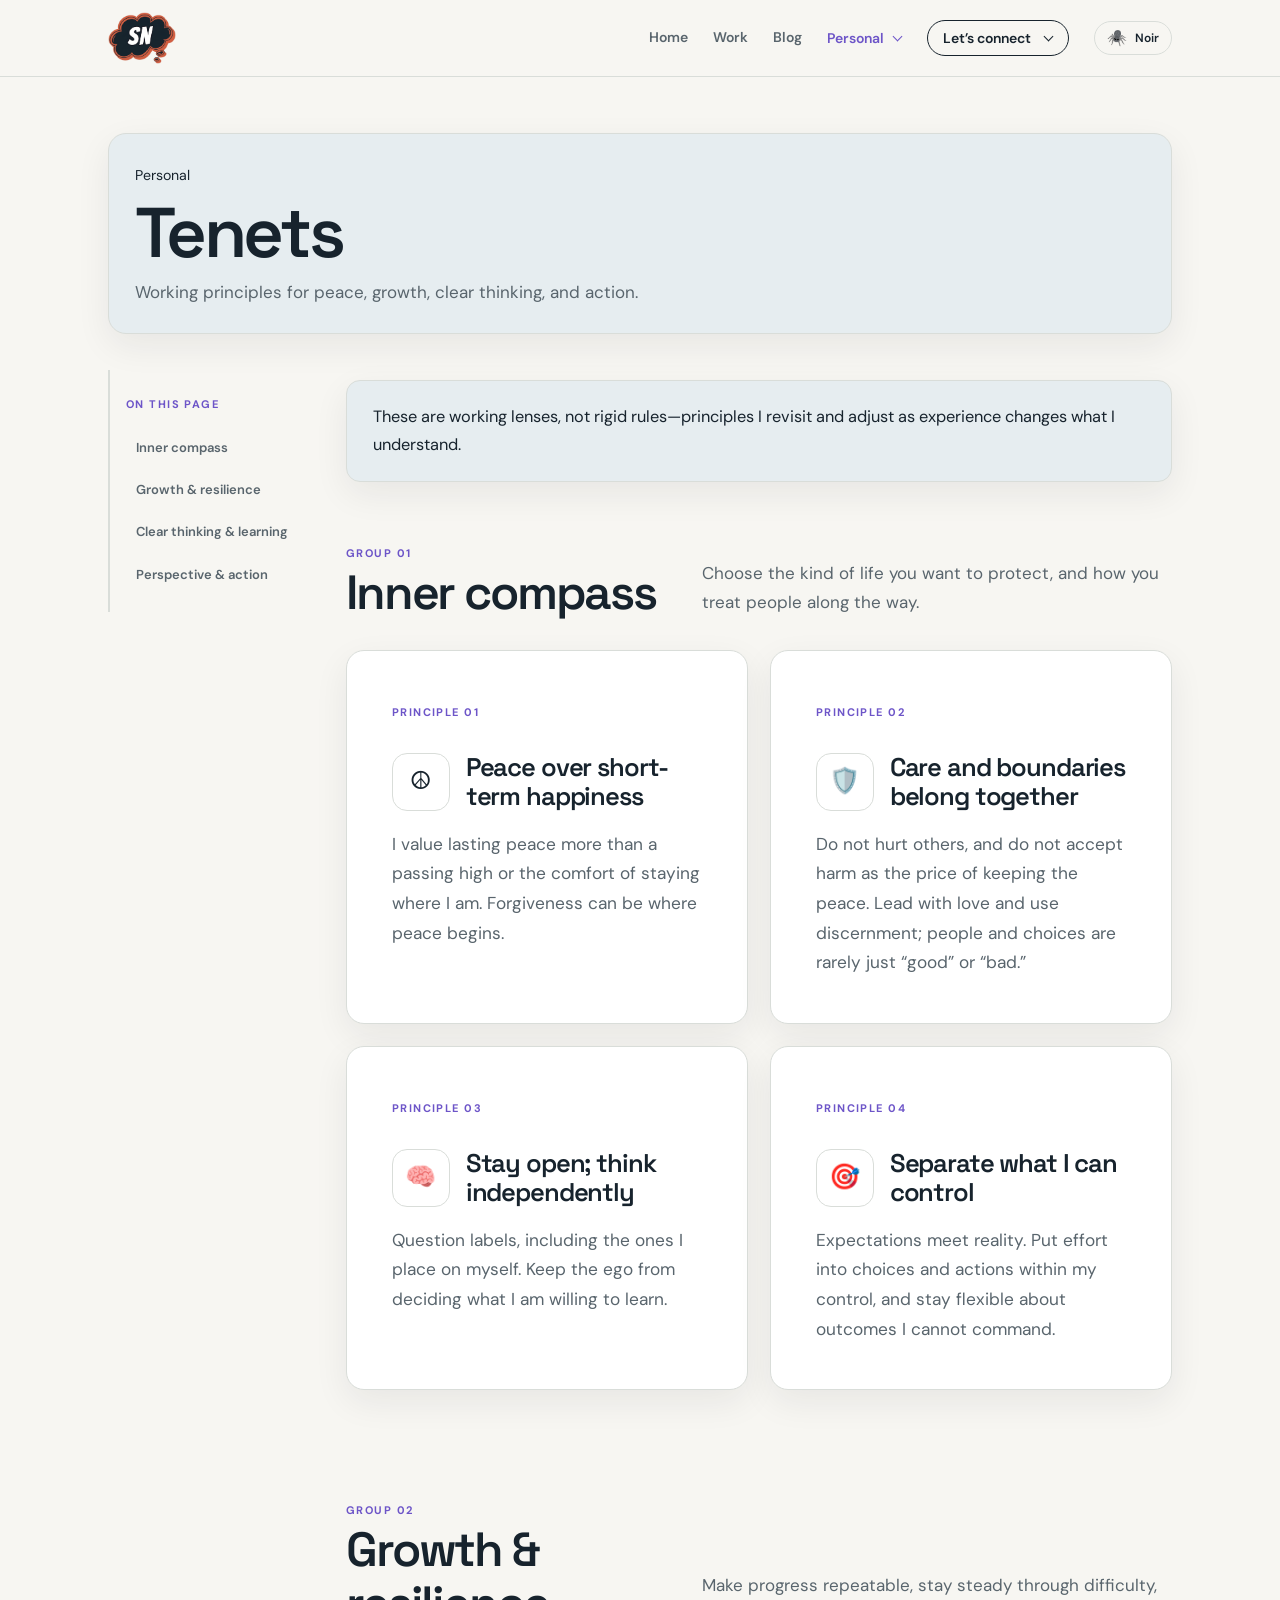
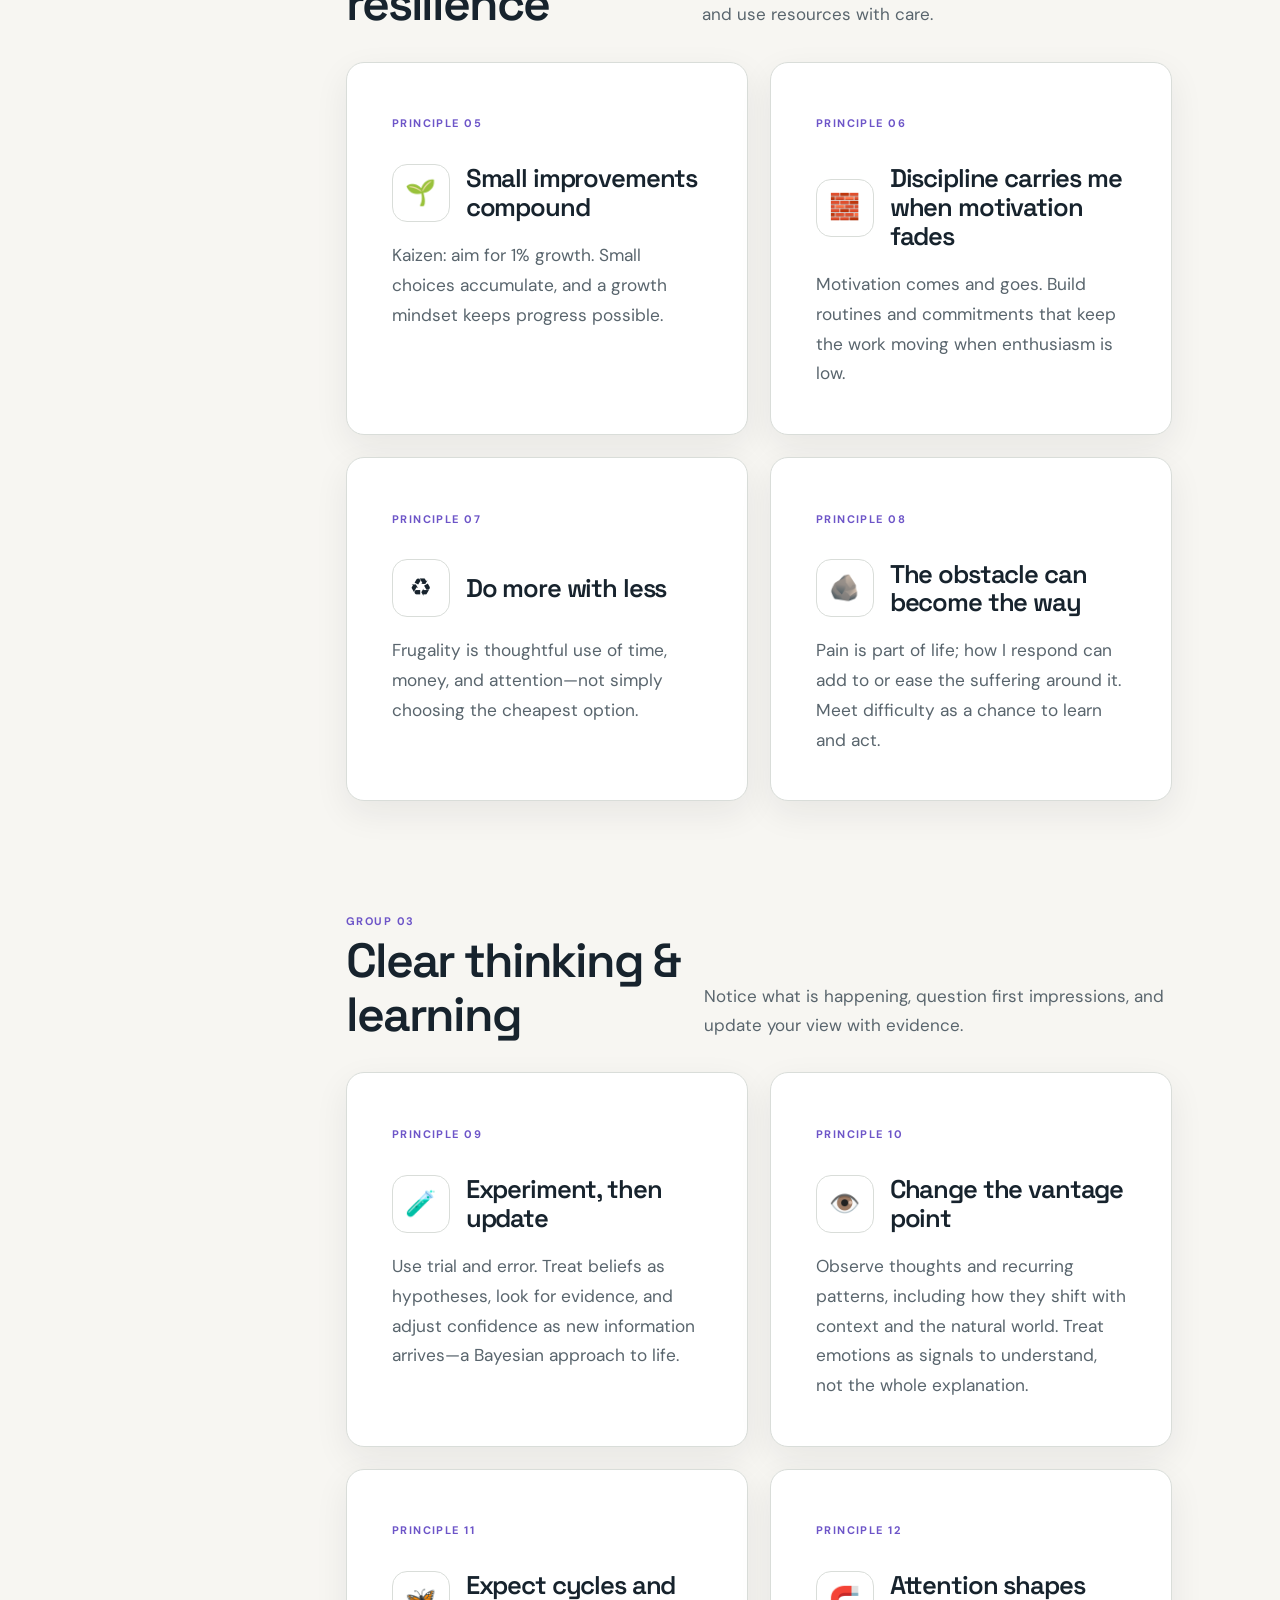
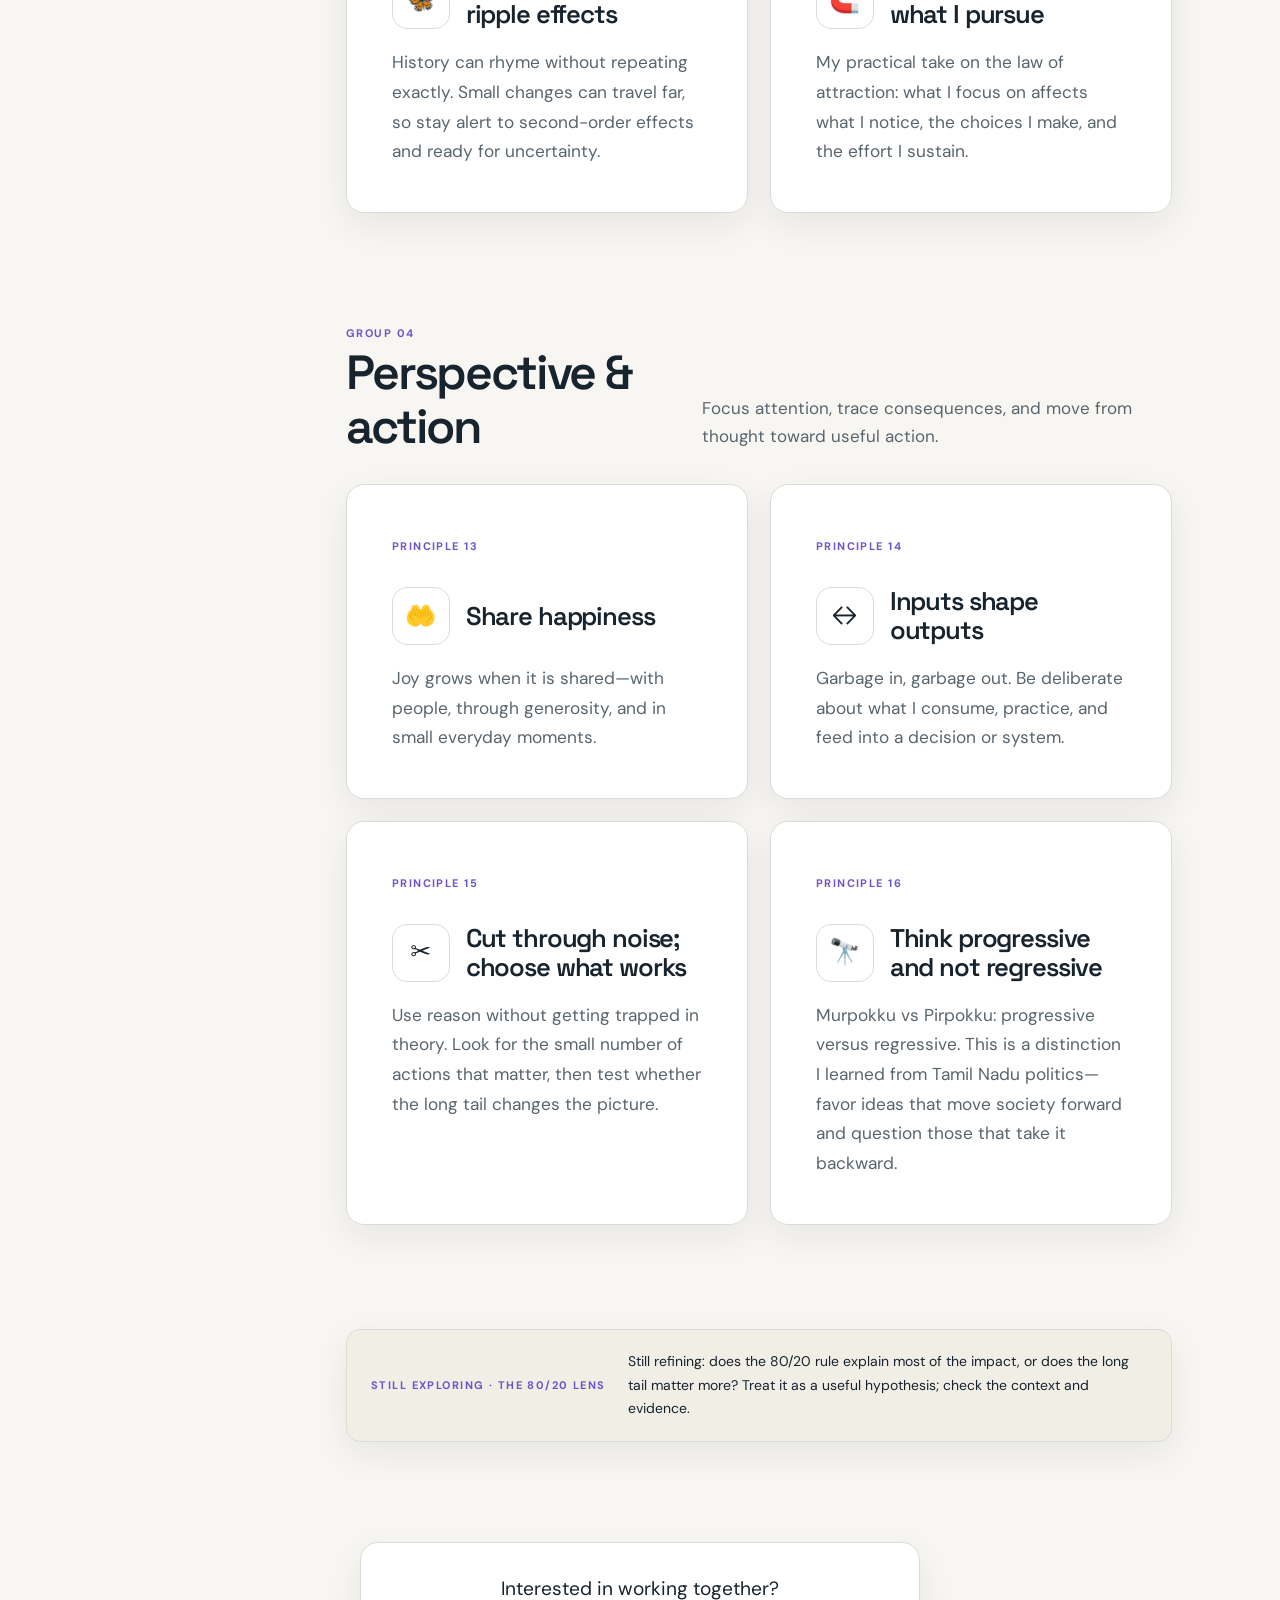
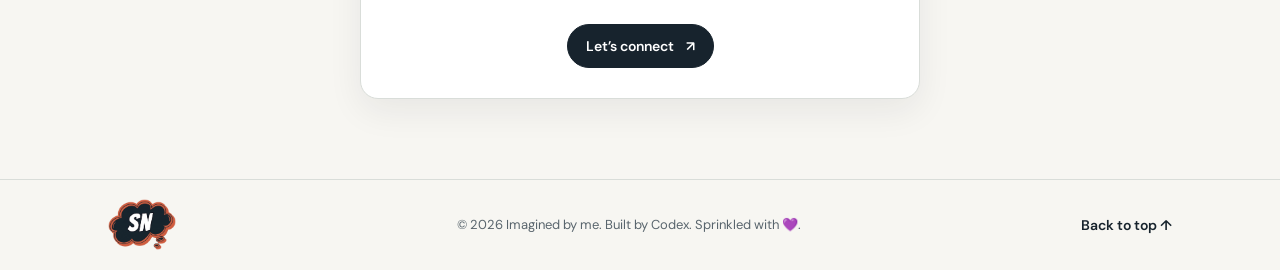
<file: tenets.html>
<!doctype html><html lang="en"><head><meta charset="utf-8"><meta name="viewport" content="width=device-width,initial-scale=1"><link rel="icon" href="assets/favicon.ico" sizes="any"><link rel="icon" type="image/png" sizes="512x512" href="assets/favicon.png"><link rel="apple-touch-icon" href="assets/favicon.png">
<title>Naveen - Tenets</title><meta name="description" content="Principles guiding S. Naveen Kumar's AI product work.">
<meta property="og:title" content="Product tenets | S. Naveen Kumar"><meta property="og:type" content="website">
<link rel="preconnect" href="https://fonts.googleapis.com"><link rel="preconnect" href="https://fonts.gstatic.com" crossorigin>
<link href="https://fonts.googleapis.com/css2?family=Bangers&family=DM+Sans:wght@400;500;600;700&family=Space+Grotesk:wght@400;500;600;700&display=swap" rel="stylesheet"><link rel="stylesheet" href="styles.css"></head>
<body data-page="tenets" id="top"><div id="app"></div><script src="data.js"></script><script src="app.js"></script></body></html>
</file>
<file: styles.css>
:root{--ink:#17232d;--muted:#59656d;--paper:#f7f6f2;--white:#fff;--line:#d9ddd9;--accent:#6d55c8;--accent-soft:#f0ecfa;--accent-line:#d8cef3;--accent-ink:#fff;--blue:#e6edf0;--r:18px;--shadow:0 12px 35px rgba(23,35,45,.07)}
*{box-sizing:border-box;margin:0}
html{scroll-behavior:smooth;scroll-padding-top:100px}
body{font:400 17px/1.7 "DM Sans",system-ui,sans-serif;color:var(--ink);background:var(--paper);min-height:100vh}
a{color:inherit}:focus-visible{outline:3px solid var(--accent);outline-offset:4px}
h1,h2,h3{font-family:"Space Grotesk",system-ui,sans-serif;letter-spacing:-.045em;font-weight:600;line-height:1.13}
h1{font-size:clamp(3.3rem,9vw,7.2rem)}h2{font-size:clamp(2rem,4vw,3rem)}h3{font-size:1.35rem}
p{color:var(--muted)}
.w{max-width:1120px;margin:0 auto;padding:0 28px}
header{position:sticky;top:0;z-index:20;background:rgba(247,246,242,.94);backdrop-filter:blur(14px);border-bottom:1px solid var(--line)}
header .w{display:flex;align-items:center;justify-content:space-between;min-height:76px}
.logo{display:grid;place-items:center;flex:none;width:68px;height:52px;background:transparent;color:transparent;border-radius:0;font-size:0;line-height:0;text-decoration:none;box-shadow:none}.logo img{display:block;width:100%;height:100%;object-fit:contain}
nav{display:flex;align-items:center;gap:25px}nav a{font-size:14px;font-weight:600;text-decoration:none;color:var(--muted);transition:color .15s}nav a:hover,nav a.on{color:var(--accent)}
nav a[href="index.html#contact"]{padding:9px 15px;border:1px solid var(--ink);border-radius:999px;color:var(--ink)}nav a[href="index.html#contact"]:hover{background:var(--ink);color:#fff}
.theme-toggle{display:inline-flex;align-items:center;gap:8px;padding:8px 12px;border:1px solid var(--line);border-radius:999px;background:transparent;color:var(--ink);font:600 12px "DM Sans",sans-serif;cursor:pointer;white-space:nowrap;transition:background .15s,border-color .15s,color .15s}.theme-toggle:hover{border-color:var(--accent);color:var(--accent)}.theme-glyph{font-size:16px;line-height:1}.theme-toggle[aria-pressed=true]{background:var(--white);border-color:var(--line);color:var(--ink)}.theme-toggle[aria-pressed=true] .theme-glyph{color:var(--accent)}
.nav-dropdown,.connect-dropdown{position:relative}.nav-dropdown summary,.connect-dropdown summary{display:inline-flex;align-items:center;gap:8px;list-style:none;cursor:pointer;font-size:14px;font-weight:600;line-height:1;color:var(--muted);padding:10px 0;white-space:nowrap}.nav-dropdown summary::-webkit-details-marker,.connect-dropdown summary::-webkit-details-marker{display:none}.nav-dropdown summary::marker,.connect-dropdown summary::marker{content:""}.nav-dropdown summary:after,.connect-dropdown summary:after{content:"";flex:none;width:6px;height:6px;margin:-3px 1px 0 2px;border:solid currentColor;border-width:0 1.5px 1.5px 0;transform:rotate(45deg);transition:transform .18s,margin .18s}.nav-dropdown[open]>summary:after,.connect-dropdown[open]>summary:after{transform:rotate(225deg);margin-top:3px}.nav-dropdown summary:hover,.nav-dropdown summary.active,.connect-dropdown summary:hover{color:var(--accent)}.connect-dropdown summary{gap:12px;padding:10px 15px;border:1px solid var(--ink);border-radius:999px;color:var(--ink)}.connect-dropdown summary:hover{background:var(--ink);color:#fff}.dropdown-menu{position:absolute;top:calc(100% + 8px);left:-14px;min-width:155px;padding:7px;background:var(--white);border:1px solid var(--line);border-radius:12px;box-shadow:var(--shadow)}.nav-dropdown:not([open]) .dropdown-menu,.connect-dropdown:not([open]) .dropdown-menu{display:none}.dropdown-menu a{display:block;padding:9px 10px;border-radius:7px;color:var(--muted);font-size:13px;text-decoration:none}.dropdown-menu a:hover,.dropdown-menu a.on{background:var(--paper);color:var(--accent)}
.bt{display:none;font:600 14px "DM Sans",sans-serif;background:transparent;border:1px solid var(--line);border-radius:999px;padding:8px 14px;cursor:pointer;color:var(--ink)}
@media(max-width:850px){.bt{display:block}header nav{display:none;position:absolute;top:76px;left:0;right:0;flex-direction:column;align-items:stretch;gap:0;background:var(--paper);padding:12px 28px 20px;border-bottom:1px solid var(--line)}header nav.open{display:flex}header nav>a{padding:12px 0}header nav.open .nav-dropdown summary,header nav.open .connect-dropdown summary{width:100%;justify-content:space-between;padding:12px 0}.connect-dropdown summary{border:0}.dropdown-menu{position:static;box-shadow:none;margin:0 0 6px 12px}.dropdown-menu a{padding:9px 10px}.theme-toggle{align-self:flex-start;margin-top:8px}}
.box{border:1px solid var(--line);border-radius:var(--r);background:var(--white);padding:26px;box-shadow:var(--shadow)}
.blue{background:var(--blue)}.pink{background:var(--accent-soft)}.tan{background:#f1eee6}.lav{background:#eeedf2}
section{margin:104px 0}.section-heading{display:flex;align-items:end;justify-content:space-between;gap:24px;margin-bottom:30px}.section-heading p{max-width:470px;margin-bottom:3px}
.eyebrow{font-size:11px;line-height:1.4;font-weight:700;letter-spacing:.13em;text-transform:uppercase;color:var(--accent)}
.hd{display:block;margin:56px 0 36px;padding:26px;border-bottom:1px solid var(--line)}.hd h1{font-size:clamp(2.7rem,6vw,4.4rem);margin:5px 0}.hd p{max-width:600px}
.ic{flex:none;display:grid;place-items:center;width:52px;height:52px;font-size:24px;background:var(--white);border:1px solid var(--line);border-radius:15px;filter:none}
.tag{display:inline-block;font-size:12px;line-height:1.5;padding:5px 11px;margin:0 6px 6px 0;background:var(--white);border:1px solid var(--line);border-radius:999px;color:var(--muted)}
.hero{display:grid;grid-template-columns:1.15fr .85fr;gap:7vw;align-items:center;padding:78px 0 45px;margin:0}.hero-copy{max-width:650px}.hero .eyebrow{display:flex;align-items:center;gap:10px}.eyebrow-mark{width:8px;height:8px;background:var(--accent);border-radius:50%}.hero h1{margin:12px 0 22px}.hero-period{color:var(--accent)}.hero-note{max-width:570px;border-left:2px solid var(--accent);padding:3px 0 3px 18px;margin:0 0 28px}.hero-note p{font-size:clamp(1.05rem,2vw,1.25rem);line-height:1.65}.row{display:flex;align-items:center;gap:22px;flex-wrap:wrap;margin-top:18px}.hero-tags{margin-top:45px}
.hero-years{padding:4px 9px;border:1px solid var(--line);border-radius:999px;color:var(--muted);font-size:10px;letter-spacing:.08em}
.photo{position:relative;aspect-ratio:4/4.5;border-radius:48% 48% 20px 20px;overflow:visible;background:var(--blue);display:grid;place-items:center;max-width:390px;justify-self:end;width:100%}.photo:before{content:"";position:absolute;inset:16px -14px -14px 16px;border:1px solid var(--accent);border-radius:inherit;z-index:-1}.photo img{width:100%;height:100%;object-fit:cover;border-radius:inherit;filter:saturate(.82)}
.btn{display:inline-flex;align-items:center;gap:12px;font:600 14px "DM Sans",sans-serif;padding:12px 18px;background:var(--ink);color:var(--accent-ink);border:1px solid var(--ink);border-radius:999px;text-decoration:none;transition:transform .15s,background .15s}.btn:hover{transform:translateY(-2px);background:var(--accent);border-color:var(--accent)}.btn.alt{background:var(--white);color:var(--ink)}.text-link{font-size:14px;font-weight:700;text-decoration:none}.text-link:hover{color:var(--accent)}
.focus-strip{display:flex;align-items:center;gap:28px;padding:20px 0;border-block:1px solid var(--line);color:var(--muted);font-size:13px}.focus-strip>span:first-child{font-size:11px;font-weight:700;text-transform:uppercase;letter-spacing:.12em;color:var(--accent)}.focus-item{display:flex;align-items:center;gap:8px}.focus-item i{font-style:normal}
.impact-grid{display:grid;grid-template-columns:repeat(5,minmax(0,1fr));gap:12px;margin:25px 0 0}.impact-card{display:flex;flex-direction:column;gap:5px;padding:19px;background:var(--white);border:1px solid var(--line);border-radius:14px}.impact-value{font:600 clamp(1.7rem,3.5vw,2.45rem)/1 "Space Grotesk",sans-serif;letter-spacing:-.06em;color:var(--accent)}.impact-card b{font-size:13px;line-height:1.35}.impact-card small{font-size:11px;line-height:1.4;color:var(--muted)}
.experience-list{border-top:1px solid var(--line)}.experience-entry{border-bottom:1px solid var(--line)}.experience-entry summary{display:flex;align-items:center;justify-content:space-between;gap:20px;padding:19px 4px;cursor:pointer;list-style:none}.experience-entry summary::-webkit-details-marker{display:none}.experience-entry summary:after{content:"+";font-size:20px;color:var(--accent);order:3}.experience-entry[open] summary:after{content:"−"}.experience-title{display:flex;align-items:baseline;gap:12px}.experience-title b{font-size:16px}.experience-title span,.experience-date{font-size:13px;color:var(--muted)}.experience-date{margin-left:auto;white-space:nowrap}.experience-body{padding:0 30px 22px 4px;max-width:850px}.experience-body>p{font-size:14px;margin:0 0 9px}.experience-body .l{display:grid;gap:0}.experience-body .l li{font-size:13px;line-height:1.55;padding:8px 0}
.g{display:grid;gap:20px}.g2{grid-template-columns:repeat(auto-fit,minmax(min(100%,360px),1fr))}.g3{grid-template-columns:repeat(auto-fit,minmax(240px,1fr))}.g4{grid-template-columns:repeat(auto-fit,minmax(200px,1fr))}
.card{display:flex;flex-direction:column;gap:13px;text-decoration:none;transition:transform .18s,border-color .18s,box-shadow .18s}.card:hover{transform:translateY(-4px);border-color:#aeb7b3;box-shadow:0 18px 40px rgba(23,35,45,.11)}.project-card{min-height:275px;padding:28px}.project-card-top{display:flex;justify-content:space-between;align-items:center}.project-card .ic{width:42px;height:42px;font-size:20px}.project-card h3{font-size:1.65rem}.project-card-title{text-decoration:none}.project-card>p{max-width:470px}.project-card-actions{display:flex;align-items:center;gap:9px;flex-wrap:wrap;margin-top:auto;padding-top:10px}.project-read-link{font-size:13px;font-weight:700;color:var(--accent);text-decoration:none}.winner-tag,.winner-button{display:inline-flex;align-items:center;justify-content:center;border-radius:999px;font-size:12px;font-weight:700;line-height:1.3}.winner-tag{padding:8px 11px;background:var(--accent-soft);color:var(--accent)}.winner-button{padding:8px 12px;background:var(--accent);border:1px solid var(--accent);color:var(--accent-ink);text-decoration:none;transition:filter .18s}.winner-button:hover{filter:brightness(.92)}.project-tags{margin-top:5px}.project-card .tag{margin-bottom:0}
.project-image{display:block;width:100%;aspect-ratio:1.8;object-fit:cover;object-position:center;border-radius:11px;background:var(--blue)}.project-image-fallback{display:grid;place-items:center;color:var(--accent);font-size:60px;background:var(--accent-soft)}.case-hero-image{display:block;width:100%;max-height:440px;object-fit:cover;object-position:center;border-radius:var(--r);margin:22px 0 42px;border:1px solid var(--line)}.case-hero-image.project-image-fallback{aspect-ratio:1.8;place-items:center;font-size:90px}.theme-image{object-fit:contain;background:var(--blue)}.case-hero-image.theme-image{aspect-ratio:1.8;max-height:none}
.about-preview{display:grid;grid-template-columns:.8fr 1.2fr;gap:50px;align-items:start}.about-preview>p{font-size:1.2rem;line-height:1.7}.approach-list{border-top:1px solid var(--line)}.approach-list>div{display:grid;grid-template-columns:42px 1fr;gap:12px;padding:17px 0;border-bottom:1px solid var(--line)}.approach-list>div>span{font-size:11px;font-weight:700;color:var(--accent);padding-top:4px}.approach-list h3{font-size:1.1rem;margin-bottom:4px}.approach-list p{font-size:14px}
.hobby-card{display:grid;grid-template-columns:80px 1fr;align-items:start;gap:18px;min-height:210px}.hobby-card h3{font-size:1.8rem;margin:5px 0}.hobby-icon{width:64px;height:64px;display:grid;place-items:center;border-radius:18px;background:var(--accent-soft);font-size:29px}
.tool-list{display:flex;flex-wrap:wrap;gap:10px}.tool-list span{padding:9px 15px;border:1px solid var(--line);border-radius:999px;background:#fff;font-size:13px;font-weight:600}
.tool-groups{display:grid;gap:24px}.tool-groups .eyebrow{display:block;margin-bottom:11px}
.tool-preview{display:flex;flex-wrap:wrap;gap:5px}.toolkit-details,.about-details{margin-top:17px;border-top:1px solid var(--line);padding-top:13px}.toolkit-details>summary,.about-details>summary{list-style:none;cursor:pointer;font-size:13px;font-weight:700;color:var(--accent)}.toolkit-details>summary::-webkit-details-marker,.about-details>summary::-webkit-details-marker{display:none}.toolkit-details>summary:after,.about-details>summary:after{content:"＋";margin-left:8px;font-size:12px}.toolkit-details[open]>summary:after,.about-details[open]>summary:after{content:"−"}.toolkit-details .tool-groups{padding-top:20px}.about-compact{display:grid;grid-template-columns:1fr 1fr;gap:14px;align-items:start}.about-compact>p:first-child{grid-column:1/-1;width:100%;max-width:none;font-size:1.08rem}.about-compact>p:nth-child(2){font-size:14px}.about-details{grid-column:1/-1}.about-details>p{max-width:900px;margin-top:12px;font-size:14px}.about-details h3{font-size:14px;margin:18px 0 5px}.about-details .l li{font-size:13px}.about-compact .hobby-card{grid-column:1/-1;max-width:600px}
.pm-ai-model{grid-column:1/-1;display:grid;grid-template-columns:1fr 1.25fr;gap:14px;margin:12px 0 24px}.pm-model{padding:22px;background:var(--white);border:1px solid var(--line);border-radius:var(--r)}.pm-model.ai{background:var(--blue)}.pm-steps{display:flex;align-items:center;justify-content:space-between;gap:8px;margin-top:15px}.pm-steps b{padding:9px 12px;background:var(--paper);border:1px solid var(--line);border-radius:10px;font-size:13px;white-space:nowrap}.pm-steps>span{color:var(--accent);font-weight:700}.skills-tools{grid-column:1/-1;margin:12px 0 6px}.skills-heading{display:flex;justify-content:space-between;align-items:end;gap:20px}.skills-heading h3{font-size:1.5rem;margin-top:5px}.skills-heading p{font-size:13px}.skill-filters{margin:15px 0}.skill-tool-pairs{display:grid;gap:12px}.skill-tool-pair{display:grid;grid-template-columns:1fr 1fr;gap:24px;box-shadow:none;padding:22px}.skill-tool-pair .eyebrow{display:block;margin-bottom:12px}.skill-tool-pair .tool-list{gap:7px}.skill-tool-pair .tool-list span{font-size:12px;padding:7px 11px}.tool-column{border-left:1px solid var(--line);padding-left:22px}.about-details{grid-column:1/-1}.about-details .text-link{display:inline-block;margin-top:12px;color:var(--accent)}
.cover{aspect-ratio:2/3;display:flex;align-items:flex-end;padding:12px;font:600 1.15rem/1.15 "Space Grotesk",sans-serif;border:1px solid var(--line);border-radius:8px 13px 13px 8px;background:#fff;box-shadow:4px 5px 0 #d8d6d0}.shelf{grid-template-columns:repeat(auto-fill,minmax(135px,1fr))}.shelf small{display:block;font-size:13px;margin-top:10px;color:var(--muted)}
.contact-panel{display:flex;justify-content:space-between;align-items:center;gap:32px;padding:38px;background:var(--ink);border-radius:var(--r);color:#fff;margin:100px 0 50px}.contact-panel h2{font-size:clamp(2rem,4vw,3.4rem);max-width:560px;margin:8px 0 10px}.contact-panel p{color:#c7d0d2}.contact-panel .eyebrow{color:#c7b8f4}.contact-links{display:flex;align-items:center;gap:16px;flex-wrap:wrap}.contact-links .btn{background:var(--accent);border-color:var(--accent);white-space:nowrap}.contact-links .text-link{color:#fff;white-space:nowrap}
.contact-links .linkedin-contact{order:1;background:var(--accent);border-color:var(--accent);color:var(--accent-ink)}.contact-links .email-contact{order:2;color:#eee9df}
.about-page{display:grid;grid-template-columns:1.4fr .8fr;gap:60px;padding:36px}.about-page h2{font-size:1.55rem;margin:24px 0 8px}.about-page h2:first-child{margin-top:0}.about-page aside{padding-left:30px;border-left:1px solid var(--line)}.about-page aside h3{font-size:1rem;margin:23px 0 10px}.about-page aside .l{font-size:13px}.l{list-style:none;padding:0;display:grid;gap:10px}.l li{border-bottom:1px solid var(--line);padding:9px 0;color:var(--muted);font-size:14px}.l b{color:var(--ink)}.l a{text-decoration:none;color:var(--muted)}.l a:hover{color:var(--accent)}
.case-tags{margin:-20px 0 36px 76px}.back-link{margin:32px 0 0;font-size:14px}.back-link a{text-decoration:none}.case-layout{display:grid;grid-template-columns:220px minmax(0,1fr);gap:60px}.case-aside{align-self:start;position:sticky;top:110px;border-top:2px solid var(--accent);padding-top:15px}.case-aside p{font-size:13px;margin:10px 0}.case-aside .text-link{display:inline-block;margin-top:20px}.case-content section{margin:0 0 46px}.case-content h2{font-size:2rem;margin:7px 0 15px}.case-content>section>p{max-width:700px}.case-content .outcome-panel{padding:26px;border:1px solid var(--line);border-radius:var(--r);background:var(--blue)}
.case-links{display:grid;gap:10px;margin-top:20px}
.case-flow{display:flex;align-items:center;gap:9px;flex-wrap:wrap;margin-top:22px;padding:18px;background:var(--paper);border:1px solid var(--line);border-radius:14px}.case-flow b{font-size:12px;font-weight:600;padding:9px 12px;background:var(--white);border:1px solid var(--line);border-radius:9px}.case-flow>span{color:var(--accent);font-weight:700}
.case-tool-groups{display:grid;grid-template-columns:repeat(2,minmax(0,1fr));gap:14px}.case-tool-groups>div{padding:16px;background:var(--white);border:1px solid var(--line);border-radius:12px}.case-tool-groups h3{font-size:14px;letter-spacing:-.02em;margin-bottom:7px}.case-tool-groups p{font-size:13px;line-height:1.6}
.original-slides{display:grid;justify-items:center;gap:22px}.original-slides figure{width:100%;max-width:960px;margin:0}.original-slides img{display:block;width:100%;height:auto;border:0;border-radius:0;box-shadow:none}.case-source-note{max-width:960px;margin:28px auto;color:var(--muted);font-size:13px;line-height:1.6}
.upskill-card{box-shadow:none;padding:22px}.upskill-heading{display:flex;justify-content:space-between;align-items:baseline;gap:12px;padding-bottom:13px;border-bottom:1px solid var(--line)}.upskill-heading h3{font-size:1.2rem}.upskill-heading span{font-size:12px;color:var(--muted);white-space:nowrap}.upskill-program{padding-top:15px}.upskill-program .eyebrow{display:block;margin-bottom:9px}.upskill-program .tool-list{gap:7px}.upskill-program .tool-list span{font-size:12px;padding:7px 11px}
.work-page-layout{display:grid;grid-template-columns:190px minmax(0,1fr);gap:48px;align-items:start}.work-toc{position:sticky;top:105px;padding:18px 0 18px 16px;border-left:2px solid var(--line)}.work-toc-links{display:grid;gap:4px;margin-top:12px}.work-toc-links a{padding:8px 10px;text-decoration:none;font-size:13px;font-weight:600;color:var(--muted);border-radius:8px}.work-toc-links a:hover,.work-toc-links a:focus-visible{color:var(--accent);background:var(--white)}.work-page-content>section{scroll-margin-top:105px}.work-page-content>section:first-child{margin-top:55px}
.tenet-page-intro{margin:10px 0 40px;padding:22px 26px;border:1px solid var(--line);border-radius:14px}.tenet-page-intro p{max-width:900px;color:var(--ink);font-size:1.02rem}.tenet-list{display:grid;grid-template-columns:repeat(2,minmax(0,1fr));gap:22px}.tenet{min-height:280px;padding:clamp(26px,3.5vw,48px);border:1px solid var(--line);border-radius:var(--r);background:var(--white)}.tenet-title{display:flex;align-items:center;gap:16px;margin:28px 0 19px}.tenet-title h2{font-size:clamp(1.35rem,2vw,1.85rem);letter-spacing:-.045em}.tenet .ic{width:58px;height:58px;font-size:25px;border-radius:15px;background:var(--white)}.tenet>p{max-width:650px;font-size:clamp(15px,1.35vw,18px);line-height:1.72}.tenet-question{display:flex;align-items:center;gap:22px;margin:56px 0 30px;padding:20px 24px;border:1px solid var(--line);border-radius:14px}.tenet-question .eyebrow{white-space:nowrap}.tenet-question p{color:var(--ink);font-size:14px}
.tenet-page-layout .tenet-group{scroll-margin-top:105px}.tenet-page-layout .tenet-group:first-of-type{margin-top:55px}
.chips{display:flex;gap:9px;flex-wrap:wrap;margin:16px 0 24px}.chip{font:600 13px "DM Sans",sans-serif;padding:8px 14px;background:#fff;border:1px solid var(--line);border-radius:999px;cursor:pointer;color:var(--muted)}.chip[aria-pressed=true]{background:var(--ink);color:#fff;border-color:var(--ink)}
.chain{display:flex;gap:12px;align-items:stretch;flex-wrap:wrap}.chain .box{flex:1;min-width:150px;box-shadow:none;padding:16px}.chain b{display:block;font-size:11px;letter-spacing:.1em;text-transform:uppercase;color:var(--accent)}.chain i{align-self:center;font-style:normal;font-size:1.3rem;color:var(--accent)}
.audio-philosophy{padding:clamp(22px,4vw,38px);border:1px solid var(--line);border-radius:var(--r)}.audio-philosophy-copy{display:grid;grid-template-columns:1fr 1fr;gap:28px}.audio-philosophy-copy p{font-size:15px;line-height:1.8}.audio-artists,.audio-signature{margin-top:27px}.audio-chips{display:flex;gap:8px;flex-wrap:wrap;margin-top:11px}.audio-chips span{display:inline-flex;align-items:center;padding:8px 12px;border:1px solid var(--line);border-radius:999px;background:var(--white);color:var(--ink);font-size:12px;font-weight:600}.audio-signature .audio-chips span{background:transparent}.audio-rigs{display:grid;grid-template-columns:repeat(2,minmax(0,1fr));gap:18px}.rig-card{padding:25px;border:1px solid var(--line);border-radius:var(--r)}.rig-card:last-child{grid-column:1/-1}.rig-heading{display:flex;align-items:center;gap:12px;margin-bottom:20px}.rig-heading h3,.gear-card h3{font-size:1.35rem}.rig-icon{display:grid;place-items:center;width:43px;height:43px;border:1px solid var(--line);border-radius:13px;background:var(--white);font-size:21px}.rig-chain{display:grid;gap:0}.rig-step{display:grid;grid-template-columns:minmax(90px,.32fr) 1fr;gap:12px;padding:12px 0;border-top:1px solid var(--line)}.rig-step .eyebrow{padding-top:3px;font-size:10px}.rig-step p{font-size:13px;line-height:1.55;color:var(--ink)}.rig-note{margin-top:15px;padding:13px 15px;border-left:2px solid var(--accent);background:var(--white);border-radius:0 10px 10px 0;font-size:13px;line-height:1.6}.audio-gear-grid{display:grid;grid-template-columns:repeat(2,minmax(0,1fr));gap:16px}.gear-card{padding:23px;border:1px solid var(--line);border-radius:var(--r);background:var(--white)}.gear-card h3{margin:8px 0 17px}.gear-list{display:flex;gap:8px;flex-wrap:wrap}.gear-item{display:inline-flex;align-items:center;gap:8px;padding:8px 10px;border:1px solid var(--line);border-radius:10px;background:var(--paper);color:var(--muted);font-size:12px;line-height:1.4}.gear-item.has-status{color:var(--ink)}.gear-item small{padding:3px 6px;border-radius:999px;background:var(--accent-soft);color:var(--accent);font-size:9px;font-weight:700;white-space:nowrap}.audio-coming{display:flex;align-items:center;justify-content:space-between;gap:20px;margin-top:28px;padding:18px 22px;border:1px solid var(--line);border-radius:14px}.audio-coming p{color:var(--ink);font-weight:600;font-size:14px}
.cta{text-align:center;max-width:560px;margin:70px auto;padding:30px}.cta .row{justify-content:center}.cta p{font-size:1.2rem;color:var(--ink)}
footer{border-top:1px solid var(--line);margin-top:80px}footer .w{display:flex;align-items:center;justify-content:space-between;gap:16px;min-height:90px;flex-wrap:wrap}footer p{font-size:13px}footer .btn.alt{background:transparent;border:0;padding:8px 0}
[hidden]{display:none!important}
@media(max-width:760px){.pm-ai-model{grid-template-columns:1fr}.skill-tool-pair{grid-template-columns:1fr;gap:18px}.tool-column{border-left:0;border-top:1px solid var(--line);padding:16px 0 0}.pm-steps{justify-content:flex-start;flex-wrap:wrap}.skills-heading{display:block}.skills-heading p{margin-top:6px}}
@media(max-width:760px){.work-page-layout{grid-template-columns:1fr;gap:12px}.work-toc{position:static;padding:12px 0;border-left:0;border-bottom:1px solid var(--line)}.work-toc-links{display:flex;flex-wrap:wrap;gap:3px}.work-toc-links a{padding:7px 9px}.work-page-content>section:first-child{margin-top:38px}}
@media(min-width:761px) and (max-width:1000px){.impact-grid{grid-template-columns:repeat(3,minmax(0,1fr))}}
@media(max-width:760px){.w{padding:0 20px}.hero{grid-template-columns:1fr;padding:55px 0 32px;gap:32px}.hero h1{font-size:clamp(3.3rem,15vw,5.5rem)}.photo{justify-self:center;max-width:310px}.impact-grid{grid-template-columns:repeat(2,minmax(0,1fr))}.experience-entry summary{align-items:flex-start;flex-wrap:wrap;gap:5px 12px}.experience-title{flex-direction:column;gap:0}.experience-date{margin-left:0}.experience-entry summary:after{margin-left:auto}.about-compact{grid-template-columns:1fr}.about-compact>p:first-child,.about-details,.about-compact .hobby-card{grid-column:auto}.about-compact>p:nth-child(2){font-size:15px}section{margin:78px 0}.section-heading{display:block}.section-heading p{margin-top:9px}.about-preview,.about-page,.case-layout{grid-template-columns:1fr;gap:28px}.about-page{padding:25px}.about-page aside{padding:24px 0 0;border-left:0;border-top:1px solid var(--line)}.case-aside{position:static}.case-tags{margin:0 0 26px}.case-tool-groups{grid-template-columns:1fr}.contact-panel{display:block;padding:28px 23px;margin:75px 0 40px}.contact-links{margin-top:25px}.hd h1{font-size:2.5rem}.g2,.tenet-list{grid-template-columns:1fr}.hobby-card{grid-template-columns:60px 1fr;padding:20px}.hobby-icon{width:52px;height:52px}}
@media(prefers-reduced-motion:reduce){*,*::before,*::after{animation:none!important;transition:none!important;scroll-behavior:auto!important}}

html[data-theme="noir"]{color-scheme:dark;--ink:#eee9df;--muted:#b7b4ad;--paper:#151719;--white:#202326;--line:#3a3d3e;--accent:#a58bea;--accent-soft:#2d263a;--accent-line:#594b78;--accent-ink:#211833;--blue:#252c30;--shadow:0 14px 38px rgba(0,0,0,.24)}
html[data-theme="noir"] body{background:var(--paper);color:var(--ink)}
html[data-theme="noir"] header{background:rgba(21,23,25,.94)}
html[data-theme="noir"] .logo{background:transparent;color:transparent;box-shadow:none}
html[data-theme="noir"] nav a[href="index.html#contact"]{border-color:var(--line);color:var(--ink)}
html[data-theme="noir"] nav a[href="index.html#contact"]:hover{background:var(--accent);border-color:var(--accent);color:var(--accent-ink)}
html[data-theme="noir"] .box{background:var(--white);border-color:var(--line)}
html[data-theme="noir"] .blue,html[data-theme="noir"] .outcome-panel{background:var(--blue)}
html[data-theme="noir"] .pink{background:var(--accent-soft)}
html[data-theme="noir"] .tan{background:#292723}
html[data-theme="noir"] .lav{background:#28272d}
html[data-theme="noir"] .tag,html[data-theme="noir"] .tool-list span,html[data-theme="noir"] .cover{background:var(--white);border-color:var(--line);color:var(--ink)}
html[data-theme="noir"] .photo{background:#292d30}
html[data-theme="noir"] .photo img{filter:grayscale(1) contrast(1.08)}
html[data-theme="noir"] .hobby-icon{background:#302a3d}
html[data-theme="noir"] .btn{background:var(--accent);border-color:var(--accent);color:var(--accent-ink)}
html[data-theme="noir"] .btn.alt{background:var(--white);border-color:var(--line);color:var(--ink)}
html[data-theme="noir"] .contact-panel{background:#0c0e10}
html[data-theme="noir"] .contact-panel .btn{background:var(--accent);border-color:var(--accent)}
html[data-theme="noir"] .contact-panel .text-link{color:#eee9df}
html[data-theme="noir"] .contact-panel .linkedin-contact{background:var(--accent);border-color:var(--accent);color:var(--accent-ink)}
html[data-theme="noir"] .contact-panel .email-contact{color:#eee9df}
html[data-theme="noir"] .theme-toggle[aria-pressed=true]{background:var(--white);border-color:var(--line);color:var(--ink)}
html[data-theme="noir"] .theme-toggle[aria-pressed=true] .theme-glyph{color:var(--accent)}
@media(max-width:850px){.theme-toggle{align-self:flex-start;margin:9px 0 0}}
@media(max-width:760px){.audio-philosophy-copy,.audio-rigs,.audio-gear-grid{grid-template-columns:1fr}.rig-card:last-child{grid-column:auto}.rig-step{grid-template-columns:95px 1fr}.audio-coming{align-items:flex-start;flex-direction:column;gap:7px}}
@media(max-width:760px){.tenet-page-intro{margin-bottom:28px;padding:19px}.tenet{min-height:0;padding:26px}.tenet-title{margin:20px 0 15px;gap:12px}.tenet .ic{width:48px;height:48px;font-size:21px}.tenet-question{align-items:flex-start;flex-direction:column;gap:8px}}

/* Home skills & tools: product journey */
.skills-tools.product-journey{margin:34px 0 6px}
.product-journey .skills-heading{align-items:end;margin-bottom:26px}
.product-journey .skills-heading h3{max-width:680px;margin-top:8px;font-size:clamp(1.9rem,4vw,3.1rem);line-height:1.12;letter-spacing:-.045em}
.product-journey .skills-heading>p{max-width:420px;margin:0 0 4px;font-size:16px;line-height:1.65}
.product-journey-grid{display:grid;grid-template-columns:repeat(3,minmax(0,1fr));gap:16px;align-items:stretch}
.journey-stage{display:flex;min-width:0;flex-direction:column;padding:23px;border:1px solid var(--line);border-radius:18px;background:var(--white);box-shadow:var(--shadow);transition:transform .18s ease,box-shadow .18s ease}
.journey-stage:hover{transform:translateY(-3px);box-shadow:0 17px 40px rgba(23,35,45,.1)}
.journey-stage-2{background:var(--blue)}.journey-stage-3{background:var(--accent-soft)}
.journey-stage-head{display:flex;align-items:center;gap:11px;margin-bottom:20px}
.journey-stage-index{display:grid;width:36px;height:36px;flex:0 0 36px;place-items:center;border:1px solid var(--accent-line);border-radius:50%;background:var(--white);color:var(--accent);font-size:11px;font-weight:700;letter-spacing:.04em}
.journey-stage-name,.journey-label{font-size:10px;font-weight:700;letter-spacing:.13em;text-transform:uppercase}
.journey-stage-name{color:var(--accent)}
.journey-stage h4{margin:0 0 10px;font:600 clamp(1.45rem,2.1vw,1.8rem)/1.15 "Space Grotesk",system-ui,sans-serif;letter-spacing:-.045em}
.journey-stage-summary{min-height:78px;margin:0 0 16px;color:var(--muted);font-size:14px;line-height:1.6}
.journey-stage-work{display:grid;gap:8px;margin:0 0 19px;padding:0;list-style:none}
.journey-stage-work li{position:relative;padding-left:16px;color:var(--ink);font-size:12px;line-height:1.5}
.journey-stage-work li:before{position:absolute;top:.55em;left:0;width:6px;height:6px;border-radius:50%;background:var(--accent);content:""}
.journey-stage-skills{margin-top:auto;padding-top:17px;border-top:1px solid rgba(89,101,109,.2)}
.journey-label{display:block;margin-bottom:9px;color:var(--accent)}
.journey-chips{display:flex;flex-wrap:wrap;gap:6px}
.journey-chip{display:inline-flex;align-items:center;padding:5px 8px;border:1px solid var(--line);border-radius:999px;background:var(--white);color:var(--muted);font-size:10px;font-weight:600;line-height:1.35}
.journey-tools{margin-top:14px;padding-top:12px;border-top:1px solid rgba(89,101,109,.2)}
.journey-tools summary{display:inline-flex;align-items:center;gap:7px;color:var(--accent);cursor:pointer;font-size:11px;font-weight:700;list-style:none}
.journey-tools summary::-webkit-details-marker{display:none}.journey-tools summary:after{content:"+";font-size:15px;font-weight:500}.journey-tools[open] summary:after{content:"−"}
.journey-tools .journey-chips{margin-top:11px}
.journey-outcome{display:flex;align-items:center;gap:9px;margin-top:15px;padding:10px 11px;border:1px solid var(--line);border-radius:10px;background:var(--white);color:var(--ink);font-size:11px;font-weight:600;line-height:1.4}
.journey-outcome>span:first-child{flex:none;color:var(--accent);font-size:16px}
.journey-loop{display:flex;align-items:center;justify-content:center;gap:11px;margin-top:19px;padding:12px 16px;border:1px dashed var(--line);border-radius:12px;color:var(--muted);font-size:12px;text-align:center}
.journey-loop b{color:var(--ink)}.journey-loop>span:first-child{color:var(--accent);font-size:22px;line-height:1}
@media(max-width:1000px){.product-journey-grid{grid-template-columns:1fr;gap:13px}.journey-stage{padding:22px}.journey-stage-summary{min-height:0}.journey-stage-work{grid-template-columns:repeat(2,minmax(0,1fr));column-gap:18px}}
@media(max-width:760px){.skills-tools.product-journey{margin-top:28px}.product-journey .skills-heading{display:block;margin-bottom:21px}.product-journey .skills-heading>p{margin-top:9px;font-size:14px}.journey-stage{padding:19px}.journey-stage-work{grid-template-columns:1fr}.journey-loop{align-items:flex-start;text-align:left}}
@media(prefers-reduced-motion:reduce){.journey-stage{transition:none}.journey-stage:hover{transform:none}}

/* SupplyCopia SRM case study */
.srm-hero{position:static;display:grid;grid-template-columns:minmax(0,.95fr) minmax(0,1.05fr);align-items:center;gap:42px;margin:24px 0 30px;padding:0;border:0;background:transparent;backdrop-filter:none}
.srm-hero-copy>.eyebrow{display:block;margin-bottom:14px}
.srm-hero h1{max-width:590px;margin:0 0 16px;font-size:clamp(2.5rem,5vw,4.6rem);line-height:1.04;letter-spacing:-.06em}
.srm-role{margin-bottom:14px;color:var(--accent);font-size:13px;font-weight:700;letter-spacing:.02em}
.srm-deck{max-width:620px;margin-bottom:19px;color:var(--muted);font-size:17px;line-height:1.7}
.srm-statuses{display:flex;flex-wrap:wrap;gap:8px}
.srm-status{display:inline-flex;align-items:center;gap:8px;padding:7px 11px;border:1px solid var(--line);border-radius:999px;background:var(--white);font-size:11px;font-weight:700;color:var(--ink)}
.srm-status i{width:7px;height:7px;border-radius:50%;background:#398467}
.srm-status-staging i{background:var(--accent)}
.srm-hero-image{display:block;width:100%;aspect-ratio:1.7;object-fit:contain;border:1px solid var(--line);border-radius:var(--r);background:var(--blue);box-shadow:var(--shadow)}
.srm-metrics{display:grid;grid-template-columns:repeat(4,minmax(0,1fr));gap:12px;margin:24px 0 52px}
.srm-metrics article{min-width:0;padding:17px 18px;border:1px solid var(--line);border-radius:14px;background:var(--white)}
.srm-metrics .eyebrow{display:block;min-height:30px;font-size:9px}
.srm-metrics b{display:block;margin:5px 0 3px;font:600 clamp(1.5rem,3vw,2.2rem)/1.1 "Space Grotesk",system-ui,sans-serif;letter-spacing:-.055em;color:var(--accent)}
.srm-metrics p{margin:0;font-size:11px;line-height:1.4}
.srm-layout{grid-template-columns:190px minmax(0,1fr);gap:42px}
.srm-aside{top:105px}
.srm-aside .srm-toc{display:grid;gap:4px;margin:11px 0 17px}
.srm-aside .srm-toc a{padding:7px 8px;border-radius:7px;color:var(--muted);font-size:12px;font-weight:600;text-decoration:none}
.srm-aside .srm-toc a:hover,.srm-aside .srm-toc a:focus-visible{background:var(--white);color:var(--accent)}
.srm-aside>.text-link{font-size:12px}
.srm-content section{scroll-margin-top:105px;margin-bottom:58px}
.srm-content section>h2{max-width:770px;margin:8px 0 14px;font-size:clamp(1.8rem,3vw,2.65rem);line-height:1.12}
.srm-content section>p{max-width:790px;margin-bottom:22px;font-size:15px;line-height:1.75}
.srm-evidence-grid,.srm-decision-grid,.srm-results-grid,.srm-next-grid{display:grid;grid-template-columns:repeat(2,minmax(0,1fr));gap:13px;margin-top:22px}
.srm-evidence,.srm-decision,.srm-results-grid article,.srm-next-grid article{padding:20px;border:1px solid var(--line);border-radius:15px;background:var(--white)}
.srm-evidence{display:grid;grid-template-columns:38px 1fr;gap:14px}
.srm-evidence-icon{display:grid;width:36px;height:36px;place-items:center;border-radius:12px;background:var(--accent-soft);color:var(--accent);font-size:20px;font-weight:700}
.srm-evidence h3,.srm-decision h3,.srm-results-grid h3,.srm-next-grid h3{margin:5px 0 8px;font-size:1.15rem;letter-spacing:-.025em}
.srm-evidence p,.srm-decision p,.srm-results-grid p,.srm-next-grid p{margin:0;color:var(--muted);font-size:13px;line-height:1.65}
.srm-decision-selected{background:var(--blue)!important}
.srm-staging-callout{display:grid;grid-template-columns:42px 1fr;gap:15px;margin-top:17px;padding:20px;border:1px dashed var(--accent);border-radius:15px;background:var(--accent-soft)}
.srm-staging-mark{display:grid;width:40px;height:40px;place-items:center;border:1px solid var(--accent);border-radius:12px;color:var(--accent);font-size:11px;font-weight:800;letter-spacing:.05em}
.srm-staging-callout h3{margin:5px 0 7px;font-size:1.2rem}
.srm-staging-callout p{margin:0;color:var(--muted);font-size:13px;line-height:1.7}
.srm-flow-intro{display:flex;align-items:center;gap:13px;margin:24px 0 15px;padding:16px 18px;border:1px solid var(--line);border-radius:14px;background:var(--blue)}
.srm-flow-icon{display:grid;width:37px;height:37px;flex:0 0 37px;place-items:center;border-radius:50%;background:var(--white);color:var(--accent);font-size:11px;font-weight:800}
.srm-flow-intro b,.srm-flow-intro small{display:block}.srm-flow-intro b{font-size:14px}.srm-flow-intro small{margin-top:2px;color:var(--muted);font-size:11px;line-height:1.45}
.srm-agent-flow{display:grid;gap:0}
.srm-agent,.srm-prototype-branch{max-width:760px;margin-inline:auto}
.srm-agent{width:100%;padding:17px 19px;border:1px solid var(--line);border-radius:14px;background:var(--white)}
.srm-agent-top{display:flex;align-items:center;justify-content:space-between;gap:12px;margin-bottom:7px}
.srm-agent-number{display:grid;width:27px;height:27px;place-items:center;border-radius:9px;background:var(--accent-soft);color:var(--accent);font-size:10px;font-weight:800}
.srm-live-tag{color:#398467;font-size:9px;font-weight:700;letter-spacing:.08em;text-transform:uppercase}
.srm-agent h3{margin:0 0 5px;font-size:1rem;letter-spacing:-.025em}
.srm-agent p{margin:0;color:var(--muted);font-size:12px;line-height:1.6}
.srm-agent-parallel{display:grid;grid-template-columns:repeat(2,minmax(0,1fr));gap:11px;max-width:760px;width:100%;margin:auto}
.srm-agent-parallel .srm-agent{height:100%}
.srm-flow-arrow{height:31px;display:grid;place-items:center;color:var(--accent);font-size:20px;line-height:1}
.srm-prototype-branch{display:flex;align-items:center;justify-content:space-between;gap:18px;width:calc(100% - 32px);padding:16px 18px;border:1px dashed var(--accent);border-radius:14px;background:var(--accent-soft)}
.srm-prototype-branch b{display:block;margin:4px 0;font-size:13px}
.srm-prototype-branch p{max-width:620px;margin:0;color:var(--muted);font-size:11px;line-height:1.55}
.srm-prototype-badge{flex:none;padding:6px 8px;border:1px solid var(--accent);border-radius:999px;color:var(--accent);font-size:9px;font-weight:800;letter-spacing:.08em}
.srm-buyer-record{display:grid;grid-template-columns:.8fr 1.2fr;gap:20px;align-items:center;margin-top:17px;padding:21px;border:1px solid var(--line);border-radius:15px;background:var(--blue)}
.srm-buyer-record h3{margin:5px 0;font-size:1.2rem}.srm-buyer-record p{margin:0;color:var(--muted);font-size:12px;line-height:1.55}
.srm-record-tabs{display:flex;flex-wrap:wrap;gap:6px}
.srm-record-tabs span{padding:6px 9px;border:1px solid var(--line);border-radius:999px;background:var(--white);color:var(--muted);font-size:10px;font-weight:600}
.srm-lifecycle{display:grid;grid-template-columns:repeat(2,minmax(0,1fr));gap:11px;margin:22px 0 34px}
.srm-lifecycle-step{display:grid;grid-template-columns:32px 1fr;gap:12px;padding:16px;border:1px solid var(--line);border-radius:13px;background:var(--white)}
.srm-lifecycle-index{display:grid;width:30px;height:30px;place-items:center;border-radius:50%;background:var(--blue);color:var(--accent);font-size:10px;font-weight:800}
.srm-lifecycle-step h3{margin:1px 0 5px;font-size:14px;letter-spacing:-.02em}.srm-lifecycle-step p{margin:0;color:var(--muted);font-size:11px;line-height:1.6}
.srm-stack-heading{margin:0 0 14px}.srm-stack-heading h3{margin:5px 0 0;font-size:1.45rem}
.srm-stack-grid{display:grid;grid-template-columns:repeat(2,minmax(0,1fr));gap:10px}
.srm-stack-card{padding:15px;border:1px solid var(--line);border-radius:12px;background:var(--white)}
.srm-stack-card .eyebrow{display:block;margin-bottom:7px;font-size:9px}.srm-stack-card>b{display:block;margin-bottom:5px;font-size:12px;line-height:1.5}.srm-stack-card p{margin:0;color:var(--muted);font-size:11px;line-height:1.55}
.srm-time-result{display:grid;grid-template-columns:minmax(210px,.8fr) minmax(0,1.2fr);align-items:center;gap:22px;margin:20px 0 14px;padding:20px 22px;border:1px solid var(--line);border-radius:15px;background:var(--blue)}
.srm-time-copy .eyebrow{display:block}.srm-time-copy p{margin:7px 0 0;color:var(--muted);font-size:12px;line-height:1.55}
.srm-time-compare{display:grid;grid-template-columns:minmax(0,1fr) auto minmax(0,1fr);align-items:center;gap:10px}
.srm-time-compare>div{min-width:0;padding:12px 14px;border:1px solid var(--line);border-radius:11px;background:var(--white)}
.srm-time-compare>div>span{display:block;margin-bottom:5px;color:var(--muted);font-size:9px;font-weight:700;letter-spacing:.1em;text-transform:uppercase}
.srm-time-compare b{display:block;font:600 clamp(1.15rem,2vw,1.65rem)/1.15 "Space Grotesk",system-ui,sans-serif;letter-spacing:-.04em;white-space:nowrap}
.srm-time-compare .srm-time-current{border-color:var(--accent)}.srm-time-current>span,.srm-time-current b{color:var(--accent)}.srm-time-arrow{color:var(--accent);font-size:20px;font-weight:700}
.srm-results-grid{grid-template-columns:repeat(3,minmax(0,1fr));margin:20px 0 14px}
.srm-results-grid h3{font-size:1.3rem}.srm-next-grid article{background:var(--blue)}.srm-next-grid h3{font-size:1.05rem}
@media(max-width:1000px){.srm-hero{grid-template-columns:1fr;gap:22px}.srm-hero-image{max-height:430px}.srm-metrics{grid-template-columns:repeat(2,minmax(0,1fr))}.srm-layout{grid-template-columns:165px minmax(0,1fr);gap:28px}.srm-results-grid{grid-template-columns:1fr}}
@media(max-width:850px){.srm-aside .srm-toc{display:grid;position:static;inset:auto;gap:4px;margin:11px 0 17px;padding:0;background:none;border:0;box-shadow:none}.srm-aside .srm-toc a{padding:7px 8px}}
@media(max-width:760px){.srm-hero{margin-top:18px}.srm-hero h1{font-size:clamp(2.5rem,11vw,3.7rem)}.srm-deck{font-size:15px}.srm-metrics{margin-bottom:36px}.srm-metrics article{padding:14px}.srm-layout{grid-template-columns:1fr;gap:21px}.srm-aside .srm-toc{display:flex;flex-wrap:wrap}.srm-aside .srm-toc a{border:1px solid var(--line);background:var(--white)}.srm-evidence-grid,.srm-decision-grid,.srm-next-grid,.srm-lifecycle,.srm-stack-grid{grid-template-columns:1fr}.srm-agent-parallel{grid-template-columns:1fr}.srm-prototype-branch{align-items:flex-start;flex-direction:column}.srm-buyer-record{grid-template-columns:1fr}.srm-time-result{grid-template-columns:1fr;padding:17px}.srm-content section{margin-bottom:44px}}
@media(max-width:430px){.srm-time-compare{grid-template-columns:1fr}.srm-time-arrow{justify-self:center;transform:rotate(90deg)}}

/* Global healthcare master data case study */
.md-hero{position:static;display:grid;grid-template-columns:minmax(0,.95fr) minmax(0,1.05fr);align-items:center;gap:42px;margin:24px 0 30px;padding:0;border:0;background:transparent;backdrop-filter:none}
.md-hero-copy>.eyebrow{display:block;margin-bottom:14px}
.md-hero h1{max-width:590px;margin:0 0 16px;font-size:clamp(2.5rem,5vw,4.6rem);line-height:1.04;letter-spacing:-.06em}
.md-role{margin-bottom:14px;color:var(--accent);font-size:13px;font-weight:700;letter-spacing:.02em}
.md-deck{max-width:620px;margin-bottom:19px;color:var(--muted);font-size:17px;line-height:1.7}
.md-status{display:flex;flex-wrap:wrap;gap:7px}
.md-status span{display:inline-flex;align-items:center;gap:7px;padding:7px 10px;border:1px solid var(--line);border-radius:999px;background:var(--white);color:var(--ink);font-size:10px;font-weight:700}
.md-status i{width:7px;height:7px;border-radius:50%;background:#398467}
.md-hero-image{display:block;width:100%;aspect-ratio:1.7;object-fit:contain;border:1px solid var(--line);border-radius:var(--r);background:var(--blue);box-shadow:var(--shadow)}
.md-metrics{display:grid;grid-template-columns:repeat(4,minmax(0,1fr));gap:12px;margin:24px 0 52px}
.md-metrics article{min-width:0;padding:17px 18px;border:1px solid var(--line);border-radius:14px;background:var(--white)}
.md-metrics .eyebrow{display:block;min-height:28px;font-size:9px}.md-metrics b{display:block;margin:5px 0 3px;color:var(--accent);font:600 clamp(1.5rem,3vw,2.2rem)/1.1 "Space Grotesk",system-ui,sans-serif;letter-spacing:-.055em}.md-metrics p{margin:0;font-size:11px;line-height:1.4}
.md-layout{grid-template-columns:190px minmax(0,1fr);gap:42px}
.md-aside{top:105px}.md-aside .md-toc{display:grid;gap:4px;margin:11px 0 17px}
.md-aside .md-toc a{padding:7px 8px;border-radius:7px;color:var(--muted);font-size:12px;font-weight:600;text-decoration:none}
.md-aside .md-toc a:hover,.md-aside .md-toc a:focus-visible{background:var(--white);color:var(--accent)}.md-aside>.text-link{font-size:12px}
.md-content section{scroll-margin-top:105px;margin-bottom:58px}
.md-content section>h2{max-width:770px;margin:8px 0 14px;font-size:clamp(1.8rem,3vw,2.65rem);line-height:1.12}
.md-content section>p{max-width:790px;margin-bottom:22px;font-size:15px;line-height:1.75}
.md-evidence-grid{display:grid;grid-template-columns:repeat(2,minmax(0,1fr));gap:13px;margin-top:22px}
.md-evidence-grid article,.md-options article,.md-lifecycle-step,.md-stack-card,.md-outcomes article{padding:18px;border:1px solid var(--line);border-radius:14px;background:var(--white)}
.md-evidence-grid h3,.md-options h3,.md-outcomes h3{margin:6px 0 7px;font-size:1.1rem;letter-spacing:-.025em}
.md-evidence-grid p,.md-options p,.md-lifecycle-step p,.md-stack-card p,.md-outcomes p{margin:0;color:var(--muted);font-size:12px;line-height:1.65}
.md-options{display:grid;grid-template-columns:repeat(3,minmax(0,1fr));gap:11px;margin-top:21px}
.md-option-number{display:inline-block;margin-bottom:11px;color:var(--accent);font-size:10px;font-weight:800;letter-spacing:.1em;text-transform:uppercase}
.md-option-chosen{background:var(--blue)!important;border-color:#bac8cc!important}
.md-tradeoff{margin-top:14px;padding:17px 19px;border-left:3px solid var(--accent);border-radius:0 12px 12px 0;background:var(--accent-soft)}
.md-tradeoff .eyebrow{display:block;margin-bottom:5px}.md-tradeoff p{margin:0;color:var(--ink);font-size:13px;line-height:1.65}
.md-source-band{display:flex;align-items:center;justify-content:space-between;gap:10px;margin:23px 0 20px;padding:16px;border:1px solid var(--line);border-radius:14px;background:var(--blue)}
.md-source-band>div{display:grid;gap:5px}.md-source-band .eyebrow{font-size:9px}.md-source-band b{font-size:12px}.md-source-plus,.md-source-arrow{flex:none;color:var(--accent);font-size:21px;font-weight:700}.md-source-destination{padding:10px 12px;border:1px solid var(--line);border-radius:10px;background:var(--white)}
.md-pipeline{display:grid;justify-items:center}
.md-stage{display:grid;grid-template-columns:38px 1fr;gap:13px;width:100%;max-width:760px;padding:17px 19px;border:1px solid var(--line);border-radius:14px;background:var(--white)}
.md-stage-number{display:grid;width:34px;height:34px;place-items:center;border-radius:10px;background:var(--accent-soft);color:var(--accent);font-size:11px;font-weight:800}
.md-stage-kind{color:var(--accent);font-size:9px;font-weight:800;letter-spacing:.12em;text-transform:uppercase}
.md-stage h3{margin:4px 0 5px;font-size:1rem;letter-spacing:-.025em}.md-stage p{margin:0;color:var(--muted);font-size:12px;line-height:1.6}
.md-stage-arrow{display:grid;height:28px;place-items:center;color:var(--accent);font-size:19px}
.md-serving{display:grid;grid-template-columns:42px 1fr auto;align-items:center;gap:14px;margin-top:17px;padding:19px;border:1px solid var(--line);border-radius:15px;background:var(--blue)}
.md-serving-icon{display:grid;width:40px;height:40px;place-items:center;border:1px solid var(--line);border-radius:12px;background:var(--white);color:var(--accent);font-size:22px}
.md-serving .eyebrow{display:block;font-size:9px}.md-serving h3{margin:4px 0;font-size:1.1rem}.md-serving p{margin:0;color:var(--muted);font-size:12px;line-height:1.6}
.md-serving-label{padding:6px 9px;border:1px solid var(--line);border-radius:999px;background:var(--white);color:#398467;font-size:9px;font-weight:800;letter-spacing:.08em;text-transform:uppercase}
.md-lifecycle{display:grid;grid-template-columns:repeat(2,minmax(0,1fr));gap:10px;margin:22px 0 32px}
.md-lifecycle-step{display:grid;grid-template-columns:31px 1fr;gap:11px;padding:15px}
.md-lifecycle-step>span{display:grid;width:29px;height:29px;place-items:center;border-radius:50%;background:var(--blue);color:var(--accent);font-size:10px;font-weight:800}
.md-lifecycle-step h3{margin:1px 0 5px;font-size:13px;letter-spacing:-.02em}
.md-stack-heading{margin-bottom:13px}.md-stack-heading h3{margin:5px 0 0;font-size:1.4rem}
.md-stack-grid{display:grid;grid-template-columns:repeat(3,minmax(0,1fr));gap:10px}
.md-stack-card{padding:15px}.md-stack-card .eyebrow{display:block;margin-bottom:7px;font-size:9px}.md-stack-card>b{display:block;margin-bottom:5px;font-size:11px;line-height:1.5}
.md-outcomes{display:grid;grid-template-columns:repeat(2,minmax(0,1fr));gap:11px;margin-top:20px}
.md-outcomes article{padding:18px}.md-outcomes .eyebrow{display:block;font-size:9px}.md-outcomes .md-outcome-feature{grid-column:1/-1;background:var(--blue)}
.md-outcome-feature>b{display:block;margin:7px 0;color:var(--accent);font:600 2.25rem/1 "Space Grotesk",system-ui,sans-serif;letter-spacing:-.05em}
.md-next{margin-top:14px;padding:20px;border:1px dashed var(--accent);border-radius:14px;background:var(--accent-soft)}
.md-next .eyebrow{display:block}.md-next h3{margin:5px 0 7px;font-size:1.15rem}.md-next p{margin:0;color:var(--muted);font-size:13px;line-height:1.65}
@media(max-width:1000px){.md-hero{grid-template-columns:1fr;gap:22px}.md-hero-image{max-height:430px}.md-metrics{grid-template-columns:repeat(2,minmax(0,1fr))}.md-layout{grid-template-columns:165px minmax(0,1fr);gap:28px}.md-stack-grid{grid-template-columns:repeat(2,minmax(0,1fr))}}
@media(max-width:850px){.md-aside .md-toc{display:grid;position:static;inset:auto;gap:4px;margin:11px 0 17px;padding:0;background:none;border:0;box-shadow:none}.md-aside .md-toc a{padding:7px 8px}}
@media(max-width:760px){.md-hero{margin-top:18px}.md-hero h1{font-size:clamp(2.5rem,11vw,3.7rem)}.md-deck{font-size:15px}.md-metrics{margin-bottom:36px}.md-metrics article{padding:14px}.md-layout{grid-template-columns:1fr;gap:21px}.md-aside .md-toc{display:flex;flex-wrap:wrap}.md-aside .md-toc a{border:1px solid var(--line);background:var(--white)}.md-evidence-grid,.md-options,.md-lifecycle,.md-stack-grid,.md-outcomes{grid-template-columns:1fr}.md-outcomes .md-outcome-feature{grid-column:auto}.md-source-band{align-items:stretch;flex-direction:column}.md-source-plus,.md-source-arrow{align-self:center;transform:rotate(90deg)}.md-serving{grid-template-columns:40px 1fr}.md-serving-label{grid-column:2;justify-self:start}.md-content section{margin-bottom:44px}}

/* SupplyCopia RAG procurement analytics case study */
.rag-hero{position:static;display:grid;grid-template-columns:minmax(0,.95fr) minmax(0,1.05fr);align-items:center;gap:42px;margin:24px 0 30px;padding:0;border:0;background:transparent;backdrop-filter:none}
.rag-hero-copy>.eyebrow{display:block;margin-bottom:14px}
.rag-hero h1{max-width:590px;margin:0 0 16px;font-size:clamp(2.5rem,5vw,4.6rem);line-height:1.04;letter-spacing:-.06em}
.rag-role{margin-bottom:14px;color:var(--accent);font-size:13px;font-weight:700;letter-spacing:.02em}
.rag-deck{max-width:620px;margin-bottom:19px;color:var(--muted);font-size:17px;line-height:1.7}
.rag-status{display:flex;flex-wrap:wrap;gap:7px}.rag-status span{display:inline-flex;align-items:center;gap:7px;padding:7px 10px;border:1px solid var(--line);border-radius:999px;background:var(--white);color:var(--ink);font-size:10px;font-weight:700}.rag-status i{width:7px;height:7px;border-radius:50%;background:#398467}
.rag-hero-image{display:block;width:100%;aspect-ratio:1.7;object-fit:contain;border:1px solid var(--line);border-radius:var(--r);background:var(--blue);box-shadow:var(--shadow)}
.rag-metrics{display:grid;grid-template-columns:repeat(4,minmax(0,1fr));gap:12px;margin:24px 0 52px}
.rag-metrics article{min-width:0;padding:17px 18px;border:1px solid var(--line);border-radius:14px;background:var(--white)}
.rag-metrics .eyebrow{display:block;min-height:28px;font-size:9px}.rag-metrics b{display:block;margin:5px 0 3px;color:var(--accent);font:600 clamp(1.5rem,3vw,2.2rem)/1.1 "Space Grotesk",system-ui,sans-serif;letter-spacing:-.055em}.rag-metrics p{margin:0;font-size:11px;line-height:1.4}
.rag-layout{grid-template-columns:190px minmax(0,1fr);gap:42px}
.rag-aside{top:105px}.rag-aside .rag-toc{display:grid;gap:4px;margin:11px 0 17px}
.rag-aside .rag-toc a{padding:7px 8px;border-radius:7px;color:var(--muted);font-size:12px;font-weight:600;text-decoration:none}
.rag-aside .rag-toc a:hover,.rag-aside .rag-toc a:focus-visible{background:var(--white);color:var(--accent)}.rag-aside>.text-link{font-size:12px}
.rag-content section{scroll-margin-top:105px;margin-bottom:58px}
.rag-content section>h2{max-width:770px;margin:8px 0 14px;font-size:clamp(1.8rem,3vw,2.65rem);line-height:1.12}
.rag-content section>p{max-width:790px;margin-bottom:22px;font-size:15px;line-height:1.75}
.rag-evidence-grid{display:grid;grid-template-columns:repeat(2,minmax(0,1fr));gap:13px;margin-top:22px}
.rag-evidence-grid article,.rag-options article,.rag-lifecycle-step,.rag-stack-card,.rag-outcomes article{padding:18px;border:1px solid var(--line);border-radius:14px;background:var(--white)}
.rag-evidence-grid h3,.rag-options h3,.rag-outcomes h3{margin:6px 0 7px;font-size:1.1rem;letter-spacing:-.025em}
.rag-evidence-grid p,.rag-options p,.rag-lifecycle-step p,.rag-stack-card p,.rag-outcomes p{margin:0;color:var(--muted);font-size:12px;line-height:1.65}
.rag-options{display:grid;grid-template-columns:repeat(3,minmax(0,1fr));gap:11px;margin-top:21px}
.rag-option-number{display:inline-block;margin-bottom:11px;color:var(--accent);font-size:10px;font-weight:800;letter-spacing:.1em;text-transform:uppercase}
.rag-option-chosen{background:var(--blue)!important;border-color:#bac8cc!important}
.rag-contract{display:grid;grid-template-columns:40px 1fr;gap:14px;margin-top:14px;padding:18px;border:1px solid var(--line);border-radius:14px;background:var(--accent-soft)}
.rag-contract-mark{display:grid;width:38px;height:38px;place-items:center;border:1px solid var(--accent);border-radius:11px;color:var(--accent);font-size:22px;font-weight:700}
.rag-contract .eyebrow{display:block}.rag-contract h3{margin:4px 0 5px;font-size:1.15rem}.rag-contract p{margin:0;color:var(--muted);font-size:12px;line-height:1.6}
.rag-query{display:grid;gap:7px;margin:21px 0 17px;padding:17px 19px;border:1px solid var(--line);border-radius:14px;background:var(--blue)}
.rag-query .eyebrow{font-size:9px}.rag-query b{font-size:14px;line-height:1.5}
.rag-flow{display:grid;justify-items:center}
.rag-stage{display:grid;grid-template-columns:39px 1fr;gap:14px;width:100%;max-width:760px;padding:17px 19px;border:1px solid var(--line);border-radius:14px;background:var(--white)}
.rag-stage-number{display:grid;width:35px;height:35px;place-items:center;border-radius:10px;background:var(--accent-soft);color:var(--accent);font-size:11px;font-weight:800}
.rag-stage-label{color:var(--accent);font-size:9px;font-weight:800;letter-spacing:.12em}
.rag-stage h3{margin:4px 0 5px;font-size:1rem;letter-spacing:-.025em}.rag-stage p{margin:0;color:var(--muted);font-size:12px;line-height:1.6}
.rag-stage-arrow{display:grid;height:27px;place-items:center;color:var(--accent);font-size:19px}
.rag-response{display:grid;grid-template-columns:1fr auto;align-items:center;gap:19px;margin-top:16px;padding:19px;border:1px solid var(--line);border-radius:14px;background:var(--blue)}
.rag-response h3{margin:5px 0;font-size:1.1rem}.rag-response p{margin:0;color:var(--muted);font-size:12px;line-height:1.6}
.rag-response-pills{display:flex;flex-wrap:wrap;justify-content:flex-end;gap:6px}.rag-response-pills span{padding:6px 9px;border:1px solid var(--line);border-radius:999px;background:var(--white);color:var(--muted);font-size:9px;font-weight:700}
.rag-lifecycle{display:grid;grid-template-columns:repeat(2,minmax(0,1fr));gap:10px;margin:22px 0 32px}
.rag-lifecycle-step{display:grid;grid-template-columns:31px 1fr;gap:11px;padding:15px}
.rag-lifecycle-step>span{display:grid;width:29px;height:29px;place-items:center;border-radius:50%;background:var(--blue);color:var(--accent);font-size:10px;font-weight:800}
.rag-lifecycle-step h3{margin:1px 0 5px;font-size:13px;letter-spacing:-.02em}
.rag-stack-heading{margin-bottom:13px}.rag-stack-heading h3{margin:5px 0 0;font-size:1.4rem}
.rag-stack-grid{display:grid;grid-template-columns:repeat(3,minmax(0,1fr));gap:10px}
.rag-stack-card{padding:15px}.rag-stack-card .eyebrow{display:block;margin-bottom:7px;font-size:9px}.rag-stack-card>b{display:block;margin-bottom:5px;font-size:11px;line-height:1.5}
.rag-outcomes{display:grid;grid-template-columns:repeat(2,minmax(0,1fr));gap:11px;margin-top:20px}
.rag-outcomes article{padding:18px}.rag-outcomes .eyebrow{display:block;font-size:9px}.rag-outcomes .rag-outcome-feature{grid-column:1/-1;background:var(--blue)}
.rag-outcome-feature>b{display:block;margin:7px 0;color:var(--accent);font:600 2.25rem/1 "Space Grotesk",system-ui,sans-serif;letter-spacing:-.05em}
.rag-next{margin-top:14px;padding:20px;border:1px dashed var(--accent);border-radius:14px;background:var(--accent-soft)}
.rag-next .eyebrow{display:block}.rag-next h3{margin:5px 0 7px;font-size:1.15rem}.rag-next p{margin:0;color:var(--muted);font-size:13px;line-height:1.65}
@media(max-width:1000px){.rag-hero{grid-template-columns:1fr;gap:22px}.rag-hero-image{max-height:430px}.rag-metrics{grid-template-columns:repeat(2,minmax(0,1fr))}.rag-layout{grid-template-columns:165px minmax(0,1fr);gap:28px}.rag-stack-grid{grid-template-columns:repeat(2,minmax(0,1fr))}}
@media(max-width:850px){.rag-aside .rag-toc{display:grid;position:static;inset:auto;gap:4px;margin:11px 0 17px;padding:0;background:none;border:0;box-shadow:none}.rag-aside .rag-toc a{padding:7px 8px}}
@media(max-width:760px){.rag-hero{margin-top:18px}.rag-hero h1{font-size:clamp(2.5rem,11vw,3.7rem)}.rag-deck{font-size:15px}.rag-metrics{margin-bottom:36px}.rag-metrics article{padding:14px}.rag-layout{grid-template-columns:1fr;gap:21px}.rag-aside .rag-toc{display:flex;flex-wrap:wrap}.rag-aside .rag-toc a{border:1px solid var(--line);background:var(--white)}.rag-evidence-grid,.rag-options,.rag-lifecycle,.rag-stack-grid,.rag-outcomes{grid-template-columns:1fr}.rag-outcomes .rag-outcome-feature{grid-column:auto}.rag-response{grid-template-columns:1fr}.rag-response-pills{justify-content:flex-start}.rag-content section{margin-bottom:44px}}

/* ToolJet case-study details, using the shared RAG case-study visual system. */
.rag-trigger-band{display:grid;gap:7px;margin:21px 0 17px;padding:17px 19px;border:1px solid var(--line);border-radius:14px;background:var(--blue)}
.rag-trigger-band .eyebrow{font-size:9px}.rag-trigger-band b{font-size:13px;line-height:1.55}
.rag-plan-branches{display:grid;grid-template-columns:1fr 1fr;gap:9px;width:100%;max-width:760px;margin:0 auto 12px}
.rag-plan-branches>div{display:grid;gap:4px;padding:12px 14px;border:1px solid var(--line);border-radius:11px;background:var(--white)}
.rag-plan-branches>div+div{background:var(--accent-soft)}.rag-plan-branches b{font-size:12px}.rag-plan-branches span{color:var(--muted);font-size:11px;line-height:1.5}
.rag-tradeoff{margin-top:14px;padding:17px 19px;border-left:3px solid var(--accent);border-radius:0 12px 12px 0;background:var(--accent-soft)}
.rag-tradeoff .eyebrow{display:block;margin-bottom:5px}.rag-tradeoff p{margin:0;color:var(--ink);font-size:13px;line-height:1.65}
.rag-entitlements{display:grid;gap:10px;margin-top:16px;padding:17px;border:1px solid var(--line);border-radius:14px;background:var(--blue)}
.rag-entitlements>.eyebrow{display:block}.rag-entitlements>div{display:flex;flex-wrap:wrap;gap:7px}
.rag-entitlements>div>span{padding:7px 10px;border:1px solid var(--line);border-radius:999px;background:var(--white);color:var(--muted);font-size:10px;font-weight:700}
@media(max-width:760px){.rag-plan-branches{grid-template-columns:1fr}}
.rag-discovery-options{grid-template-columns:repeat(2,minmax(0,1fr))}
@media(max-width:760px){.rag-discovery-options{grid-template-columns:1fr}}

.home-rag-banner{display:flex;align-items:center;gap:15px;margin:24px 0 0;padding:14px 18px;border:1px solid var(--line);border-left:3px solid var(--accent);border-radius:13px;background:var(--blue)}
.home-rag-label{flex:none;color:var(--accent);font-size:10px;font-weight:800;letter-spacing:.12em;text-transform:uppercase}
.home-rag-banner p{margin:0;color:var(--ink);font-size:14px;line-height:1.55}
.home-rag-banner+.hero{padding-top:34px}
@media(max-width:760px){.home-rag-banner{align-items:flex-start;flex-direction:column;gap:5px;margin-top:17px;padding:13px 15px}.home-rag-banner p{font-size:13px}.home-rag-banner+.hero{padding-top:30px}}

.audiophile-page-layout .audio-philosophy-copy{grid-template-columns:minmax(0,1fr)}

@media(max-width:760px){
  .audiophile-page-layout .work-toc-links,
  .tenet-page-layout .work-toc-links{display:flex;position:static;inset:auto;flex-direction:column;align-items:stretch;gap:7px;margin:12px 0 0;padding:0;background:transparent;border:0}
  .audiophile-page-layout .work-toc-links a,
  .tenet-page-layout .work-toc-links a{display:block;padding:10px 12px;border:1px solid var(--line);border-radius:10px;background:var(--white)}
  .srm-aside .srm-toc,.md-aside .md-toc,.rag-aside .rag-toc{flex-direction:column;align-items:stretch}
}
</file>
